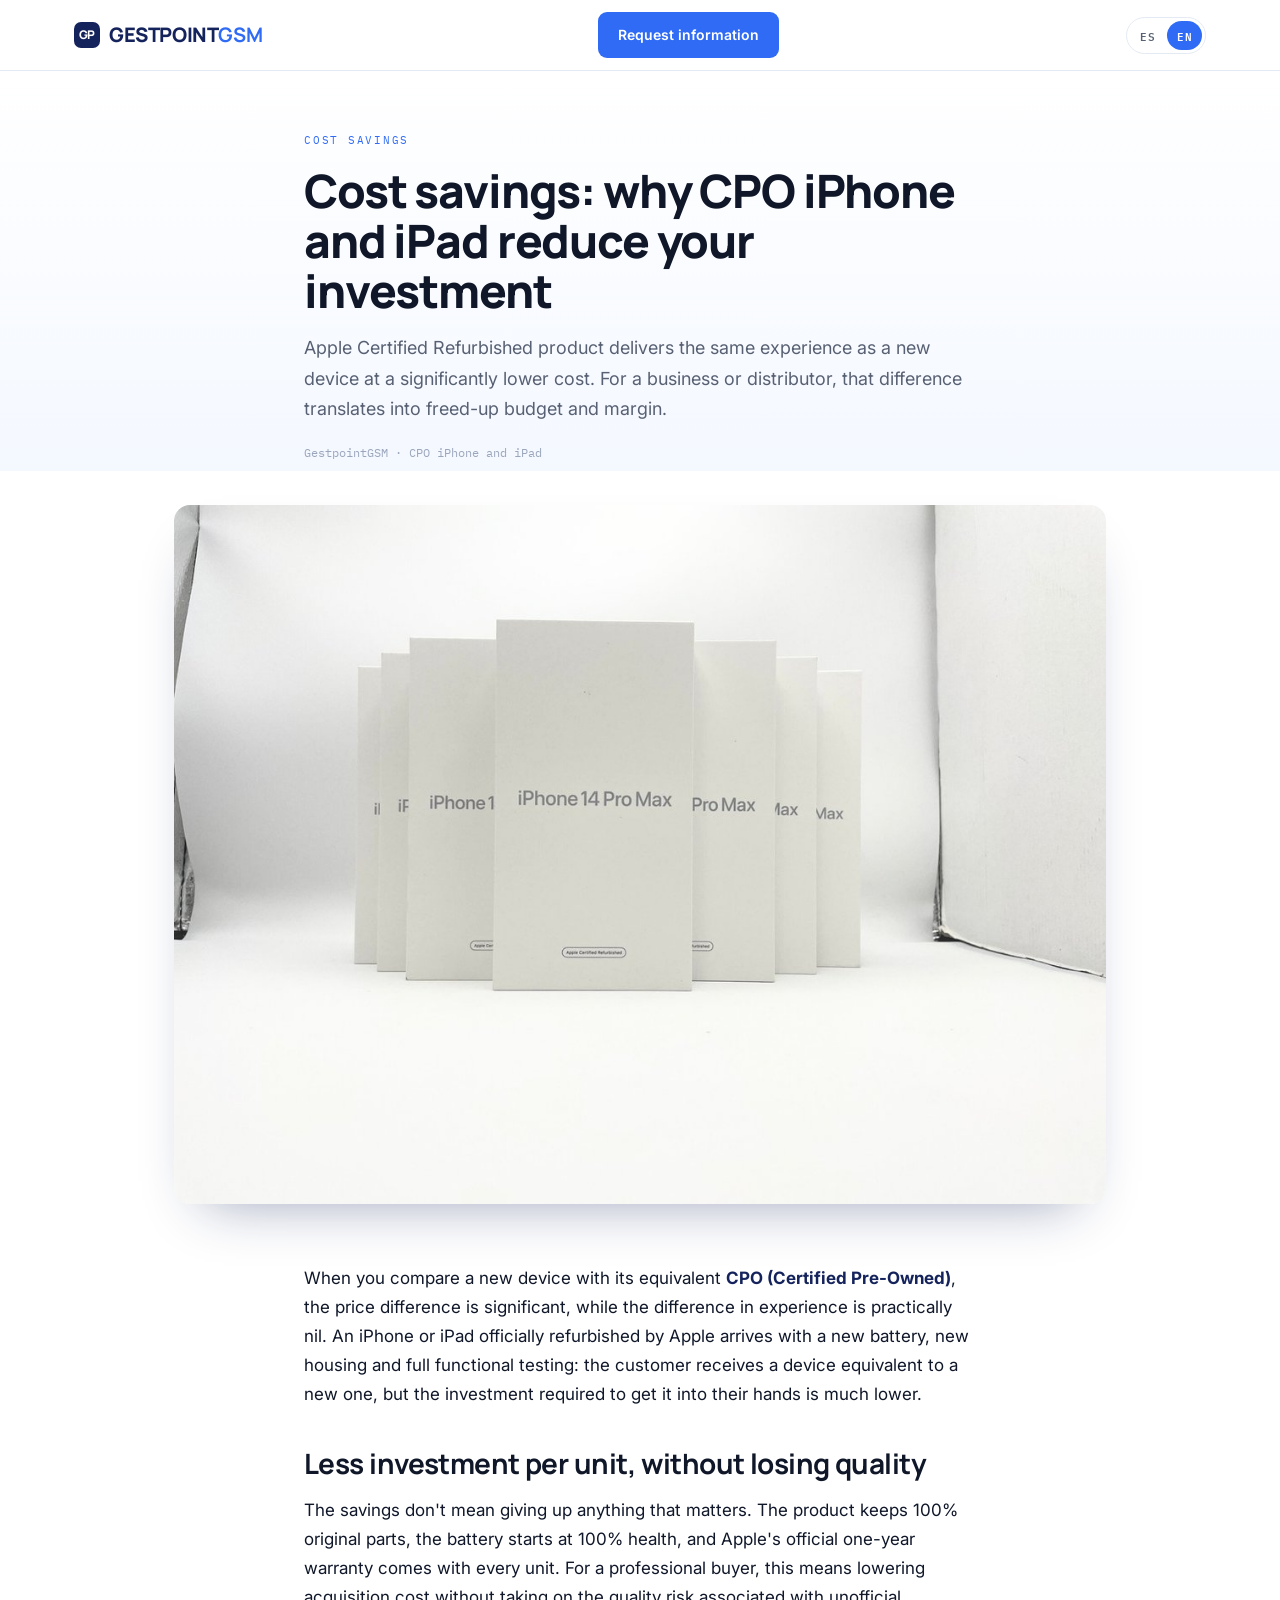
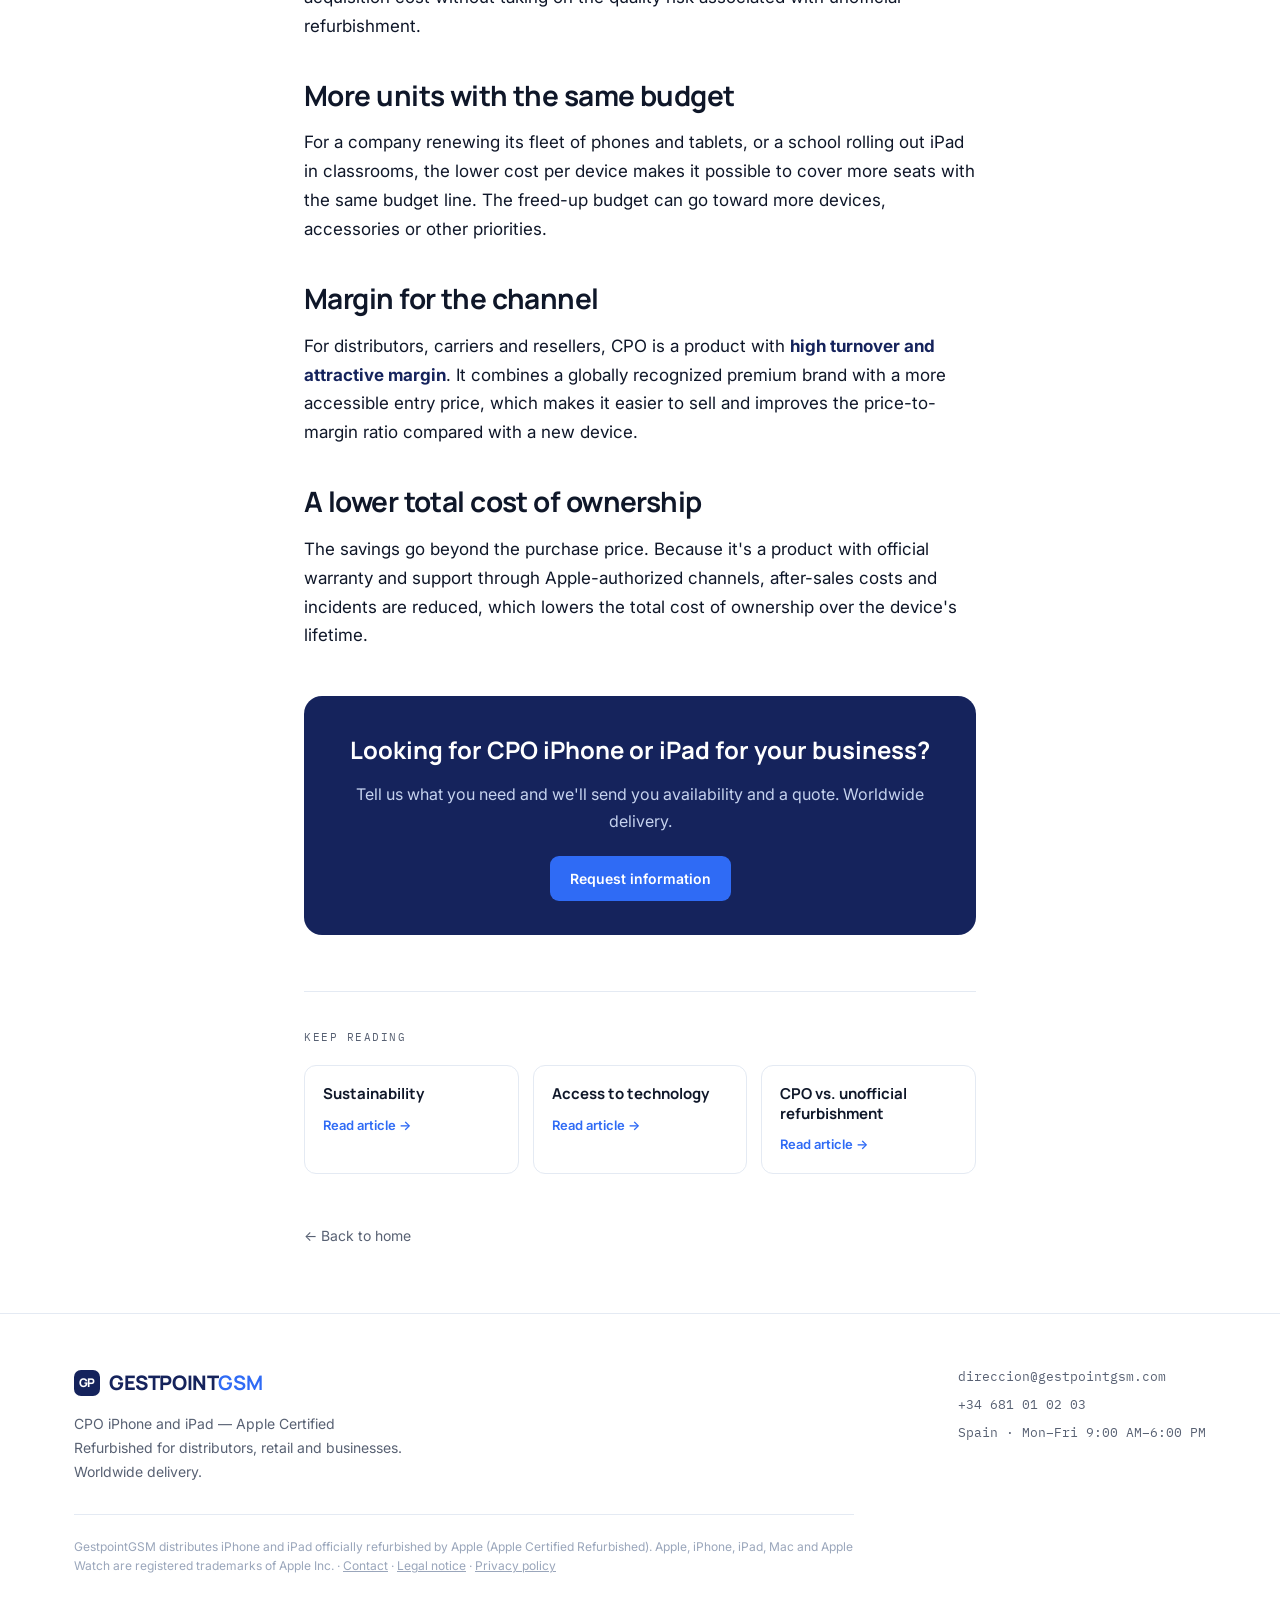
<file: ahorro-de-costes-iphone-ipad-cpo.html>
<!DOCTYPE html>
<html lang="es">
<head>
<meta charset="utf-8"/>
<meta content="width=device-width, initial-scale=1.0" name="viewport"/>
<title data-i18n="ahorro-de-costes-iphone-ipad-cpo.t1">Ahorro de costes con iPhone e iPad CPO | GestpointGSM</title>
<link href="/favicon.png" rel="icon" type="image/png"/>
<meta content="Cómo los dispositivos Apple CPO reducen la inversión en tecnología para empresas y distribuidores, manteniendo calidad y garantía oficial." data-i18n-attr="content:ahorro-de-costes-iphone-ipad-cpo.t2" name="description"/>
<link href="https://www.gestpointgsm.com/ahorro-de-costes-iphone-ipad-cpo.html" rel="canonical"/>
<meta content="article" property="og:type"/>
<meta content="Ahorro de costes con iPhone e iPad CPO | GestpointGSM" data-i18n-attr="content:ahorro-de-costes-iphone-ipad-cpo.t3" property="og:title"/>
<meta content="Cómo los dispositivos Apple CPO reducen la inversión en tecnología para empresas y distribuidores, manteniendo calidad y garantía oficial." data-i18n-attr="content:ahorro-de-costes-iphone-ipad-cpo.t4" property="og:description"/>
<meta content="https://www.gestpointgsm.com/ahorro-de-costes-iphone-ipad-cpo.html" property="og:url"/>
<meta content="summary_large_image" name="twitter:card"/>
<link href="https://fonts.googleapis.com" rel="preconnect"/><link crossorigin="" href="https://fonts.gstatic.com" rel="preconnect"/><link href="https://fonts.googleapis.com/css2?family=Manrope:wght@500;600;700;800&amp;family=Inter:wght@400;500;600&amp;family=IBM+Plex+Mono:wght@400;500;600&amp;display=swap" rel="stylesheet"/>
<script type="application/ld+json">{"@context":"https://schema.org","@type":"Article","headline":"Ahorro de costes: por qué el iPhone e iPad CPO reducen tu inversión","description":"Cómo los dispositivos Apple CPO reducen la inversión en tecnología para empresas y distribuidores, manteniendo calidad y garantía oficial.","image":"https://www.gestpointgsm.com/img/ahorro-de-costes-iphone-ipad-cpo.jpg","author":{"@type":"Organization","name":"GestpointGSM"},"publisher":{"@type":"Organization","name":"GestpointGSM"},"mainEntityOfPage":"https://www.gestpointgsm.com/ahorro-de-costes-iphone-ipad-cpo.html"}</script>
<style>
*{box-sizing:border-box;margin:0;padding:0}
:root{--brand:#2F6BF5;--brand-deep:#15235C;--brand-tint:#EAF1FF;--ink:#0F1729;--ink-soft:#586173;--hairline:#E4EAF3;
--display:"Manrope",system-ui,sans-serif;--body:"Inter",system-ui,sans-serif;--mono:"IBM Plex Mono",ui-monospace,monospace;}
html{scroll-behavior:smooth}
body{font-family:var(--body);color:var(--ink);line-height:1.7;background:#fff;-webkit-font-smoothing:antialiased}
a{color:var(--brand);text-decoration:none}
img{max-width:100%;display:block}
.wrap{max-width:1180px;margin:0 auto;padding:0 24px}
.read{max-width:720px;margin:0 auto;padding:0 24px}
.logo{font-family:var(--display);font-weight:800;font-size:20px;letter-spacing:-.02em;color:var(--brand-deep);display:inline-flex;align-items:center}
.logo b{color:var(--brand)}
.logo .gp{width:26px;height:26px;border-radius:7px;background:var(--brand-deep);color:#fff;display:grid;place-items:center;font-size:12px;margin-right:9px;font-weight:800}
header{position:sticky;top:0;z-index:50;background:rgba(255,255,255,.86);backdrop-filter:blur(14px);border-bottom:1px solid var(--hairline)}
.nav{display:flex;align-items:center;justify-content:space-between;height:70px;gap:16px}
.btn{font-family:var(--body);font-weight:600;font-size:14px;padding:11px 20px;border-radius:9px;cursor:pointer;display:inline-flex;align-items:center;gap:8px;background:var(--brand);color:#fff;transition:background .2s,transform .15s}
.btn:hover{background:#225fe0;transform:translateY(-1px)}
.back{font-size:14px;color:var(--ink-soft)}
.back:hover{color:var(--brand)}
.hero{background:linear-gradient(180deg,#fff,#F4F8FF);padding:54px 0 8px}
.eyebrow{font-family:var(--mono);font-size:11px;letter-spacing:.16em;text-transform:uppercase;color:var(--brand)}
h1{font-family:var(--display);font-weight:800;font-size:clamp(30px,4.6vw,46px);line-height:1.08;letter-spacing:-.025em;margin:14px 0 0}
.dek{font-size:18px;color:var(--ink-soft);margin-top:18px}
.meta{font-family:var(--mono);font-size:12px;color:#9aa6bb;margin-top:18px}
.feat{margin:34px auto 0;max-width:980px;padding:0 24px}
.feat img{border-radius:16px;box-shadow:0 26px 54px -30px rgba(21,35,92,.45)}
article{padding:44px 0 8px}
article h2{font-family:var(--display);font-weight:700;font-size:clamp(22px,3vw,28px);letter-spacing:-.02em;margin:38px 0 4px;line-height:1.2}
article p{margin-top:16px;font-size:17px}
article ul{margin:16px 0 0;padding-left:0;list-style:none;display:grid;gap:12px}
article ul li{position:relative;padding-left:28px;font-size:16.5px}
article ul li::before{content:"✓";position:absolute;left:0;color:var(--brand);font-weight:700}
article strong{color:var(--brand-deep)}
.cta{margin:46px auto 0;background:var(--brand-deep);color:#fff;border-radius:18px;padding:34px 36px;text-align:center}
.cta h3{font-family:var(--display);font-weight:700;font-size:24px}
.cta p{color:#c5d2ee;margin-top:10px;font-size:16px}
.cta .btn{margin-top:20px}
.more{border-top:1px solid var(--hairline);margin-top:56px;padding-top:36px}
.more .lbl{font-family:var(--mono);font-size:11px;letter-spacing:.14em;text-transform:uppercase;color:var(--ink-soft)}
.more-grid{display:grid;grid-template-columns:repeat(3,1fr);gap:14px;margin-top:18px}
@media(max-width:720px){.more-grid{grid-template-columns:1fr}}
.more-card{border:1px solid var(--hairline);border-radius:12px;padding:18px;color:inherit;transition:border-color .2s,transform .2s}
.more-card:hover{border-color:var(--brand);transform:translateY(-2px)}
.more-card .t{font-family:var(--display);font-weight:700;font-size:15px;color:var(--ink);line-height:1.3}
.more-card .m{color:var(--brand);font-size:13px;font-weight:600;margin-top:10px}
footer{padding:52px 0 40px;border-top:1px solid var(--hairline);margin-top:64px}
.foot-top{display:flex;justify-content:space-between;flex-wrap:wrap;gap:24px;align-items:flex-start}
.foot-contact{font-family:var(--mono);font-size:13px;color:var(--ink-soft);display:grid;gap:6px}
.foot-contact a{color:var(--ink-soft)}.foot-contact a:hover{color:var(--brand)}
.legal{margin-top:30px;padding-top:22px;border-top:1px solid var(--hairline);font-size:12px;color:#9aa6bb;max-width:65em;line-height:1.65}
.legal a{color:#9aa6bb;text-decoration:underline}
</style>
<link rel="stylesheet" href="assets/css/lang-switch.css">
</head>
<body>
<header><div class="wrap nav">
<a class="logo" href="index.html"><span class="gp"><span data-i18n="ahorro-de-costes-iphone-ipad-cpo.t6">GP</span></span><span data-i18n="ahorro-de-costes-iphone-ipad-cpo.t7">GESTPOINT</span><b><span data-i18n="ahorro-de-costes-iphone-ipad-cpo.t8">GSM</span></b></a>
<a class="btn" href="index.html#contacto"><span data-i18n="ahorro-de-costes-iphone-ipad-cpo.t9">Solicitar información</span></a>
<div class="lang-switch" id="lang-switch" role="group" aria-label="Language"></div>
</div></header>
<div class="hero"><div class="read">
<span class="eyebrow"><span data-i18n="ahorro-de-costes-iphone-ipad-cpo.t10">Ahorro de costes</span></span>
<h1><span data-i18n="ahorro-de-costes-iphone-ipad-cpo.t11">Ahorro de costes: por qué el iPhone e iPad CPO reducen tu inversión</span></h1>
<p class="dek"><span data-i18n="ahorro-de-costes-iphone-ipad-cpo.t12">El producto Apple Certified Refurbished ofrece la misma experiencia que un equipo nuevo a un coste sensiblemente menor. Para una empresa o un distribuidor, esa diferencia se traduce en presupuesto liberado y en margen.</span></p>
<div class="meta"><span data-i18n="ahorro-de-costes-iphone-ipad-cpo.t13">GestpointGSM · iPhone e iPad CPO</span></div>
</div></div>
<div class="feat"><img alt="Cajas selladas de iPhone CPO listas para distribución" data-i18n-attr="alt:ahorro-de-costes-iphone-ipad-cpo.t51" src="[data-uri]"/></div>
<div class="read">
<article>
<p><span data-i18n="ahorro-de-costes-iphone-ipad-cpo.t14">Cuando se compara un dispositivo nuevo con su equivalente</span> <strong><span data-i18n="ahorro-de-costes-iphone-ipad-cpo.t15">CPO (Certified Pre-Owned)</span></strong><span data-i18n="ahorro-de-costes-iphone-ipad-cpo.t16">, la diferencia de precio es notable, mientras que la diferencia de experiencia es prácticamente nula. El iPhone o iPad reacondicionado oficialmente por Apple llega con batería nueva, carcasa nueva y pruebas funcionales completas: el cliente recibe un equipo equivalente a uno nuevo, pero la inversión necesaria para ponerlo en sus manos es mucho menor.</span></p>
<h2><span data-i18n="ahorro-de-costes-iphone-ipad-cpo.t17">Menos inversión por unidad, sin perder calidad</span></h2>
<p><span data-i18n="ahorro-de-costes-iphone-ipad-cpo.t18">El ahorro no implica renunciar a nada relevante. El producto mantiene piezas 100% originales, la batería arranca al 100% de salud y la garantía oficial de Apple de un año acompaña a cada unidad. Para el comprador profesional, esto significa reducir el coste de adquisición sin asumir el riesgo de calidad asociado al reacondicionado no oficial.</span></p>
<h2><span data-i18n="ahorro-de-costes-iphone-ipad-cpo.t19">Más unidades con el mismo presupuesto</span></h2>
<p><span data-i18n="ahorro-de-costes-iphone-ipad-cpo.t20">Para una empresa que renueva su parque de móviles y tablets, o para un centro educativo que despliega iPad en las aulas, el menor coste por equipo permite cubrir más puestos con la misma partida. El presupuesto liberado puede destinarse a más dispositivos, a accesorios o a otras prioridades.</span></p>
<h2><span data-i18n="ahorro-de-costes-iphone-ipad-cpo.t21">Margen para el canal</span></h2>
<p><span data-i18n="ahorro-de-costes-iphone-ipad-cpo.t22">Para distribuidores, operadores y revendedores, el CPO es un producto de</span> <strong><span data-i18n="ahorro-de-costes-iphone-ipad-cpo.t23">alta rotación y margen atractivo</span></strong><span data-i18n="ahorro-de-costes-iphone-ipad-cpo.t24">. Combina una marca premium globalmente reconocida con un precio de entrada más accesible, lo que facilita la venta y mejora la relación entre precio y margen comercial frente a un terminal nuevo.</span></p>
<h2><span data-i18n="ahorro-de-costes-iphone-ipad-cpo.t25">Un coste total de propiedad más bajo</span></h2>
<p><span data-i18n="ahorro-de-costes-iphone-ipad-cpo.t26">El ahorro va más allá del precio de compra. Al tratarse de producto con garantía oficial y soporte por canales autorizados de Apple, se reducen los costes de postventa y las incidencias, lo que rebaja el coste total de propiedad a lo largo de la vida del dispositivo.</span></p>
<div class="cta">
<h3><span data-i18n="ahorro-de-costes-iphone-ipad-cpo.t27">¿Buscas iPhone o iPad CPO para tu negocio?</span></h3>
<p><span data-i18n="ahorro-de-costes-iphone-ipad-cpo.t28">Cuéntanos qué necesitas y te enviamos disponibilidad y presupuesto. Entrega en todo el mundo.</span></p>
<a class="btn" href="index.html#contacto"><span data-i18n="ahorro-de-costes-iphone-ipad-cpo.t29">Solicitar información</span></a>
</div>
<div class="more">
<div class="lbl"><span data-i18n="ahorro-de-costes-iphone-ipad-cpo.t30">Sigue leyendo</span></div>
<div class="more-grid"><a class="more-card" href="cpo-sostenibilidad-medio-ambiente.html"><div class="t"><span data-i18n="ahorro-de-costes-iphone-ipad-cpo.t31">Sostenibilidad</span></div><div class="m"><span data-i18n="ahorro-de-costes-iphone-ipad-cpo.t32">Leer artículo →</span></div></a><a class="more-card" href="cpo-acceso-tecnologia.html"><div class="t"><span data-i18n="ahorro-de-costes-iphone-ipad-cpo.t33">Acceso a la tecnología</span></div><div class="m"><span data-i18n="ahorro-de-costes-iphone-ipad-cpo.t34">Leer artículo →</span></div></a><a class="more-card" href="cpo-vs-reacondicionado-no-oficial.html"><div class="t"><span data-i18n="ahorro-de-costes-iphone-ipad-cpo.t35">CPO frente al reacondicionado no oficial</span></div><div class="m"><span data-i18n="ahorro-de-costes-iphone-ipad-cpo.t36">Leer artículo →</span></div></a></div>
</div>
</article>
<p style="margin-top:40px"><a class="back" href="index.html"><span data-i18n="ahorro-de-costes-iphone-ipad-cpo.t37">← Volver al inicio</span></a></p>
</div>
<footer><div class="wrap">
<div class="foot-top">
<div>
<span class="logo"><span class="gp"><span data-i18n="ahorro-de-costes-iphone-ipad-cpo.t38">GP</span></span><span data-i18n="ahorro-de-costes-iphone-ipad-cpo.t39">GESTPOINT</span><b><span data-i18n="ahorro-de-costes-iphone-ipad-cpo.t40">GSM</span></b></span>
<p style="color:var(--ink-soft);font-size:14px;margin-top:12px;max-width:24em"><span data-i18n="ahorro-de-costes-iphone-ipad-cpo.t41">iPhone e iPad CPO — Apple Certified Refurbished para distribuidores, retail y empresas. Entrega en todo el mundo.</span></p>
</div>
<div class="foot-contact">
<a href="mailto:direccion@gestpointgsm.com"><span data-i18n="ahorro-de-costes-iphone-ipad-cpo.t42">direccion@gestpointgsm.com</span></a>
<a href="tel:+34681010203"><span data-i18n="ahorro-de-costes-iphone-ipad-cpo.t43">+34 681 01 02 03</span></a>
<span><span data-i18n="ahorro-de-costes-iphone-ipad-cpo.t44">España · L–V 9:00–18:00</span></span>
</div>
</div>
<p class="legal"><span data-i18n="ahorro-de-costes-iphone-ipad-cpo.t45">GestpointGSM distribuye iPhone e iPad reacondicionados oficialmente por Apple (Apple Certified Refurbished). Apple, iPhone, iPad, Mac y Apple Watch son marcas registradas de Apple Inc. ·</span> <a href="index.html#contacto"><span data-i18n="ahorro-de-costes-iphone-ipad-cpo.t46">Contacto</span></a> <span data-i18n="ahorro-de-costes-iphone-ipad-cpo.t47">·</span> <a href="#"><span data-i18n="ahorro-de-costes-iphone-ipad-cpo.t48">Aviso legal</span></a> <span data-i18n="ahorro-de-costes-iphone-ipad-cpo.t49">·</span> <a href="#"><span data-i18n="ahorro-de-costes-iphone-ipad-cpo.t50">Política de privacidad</span></a></p>
</div></footer>
<script src="assets/js/i18n.js"></script>
</body>
</html>
</file>
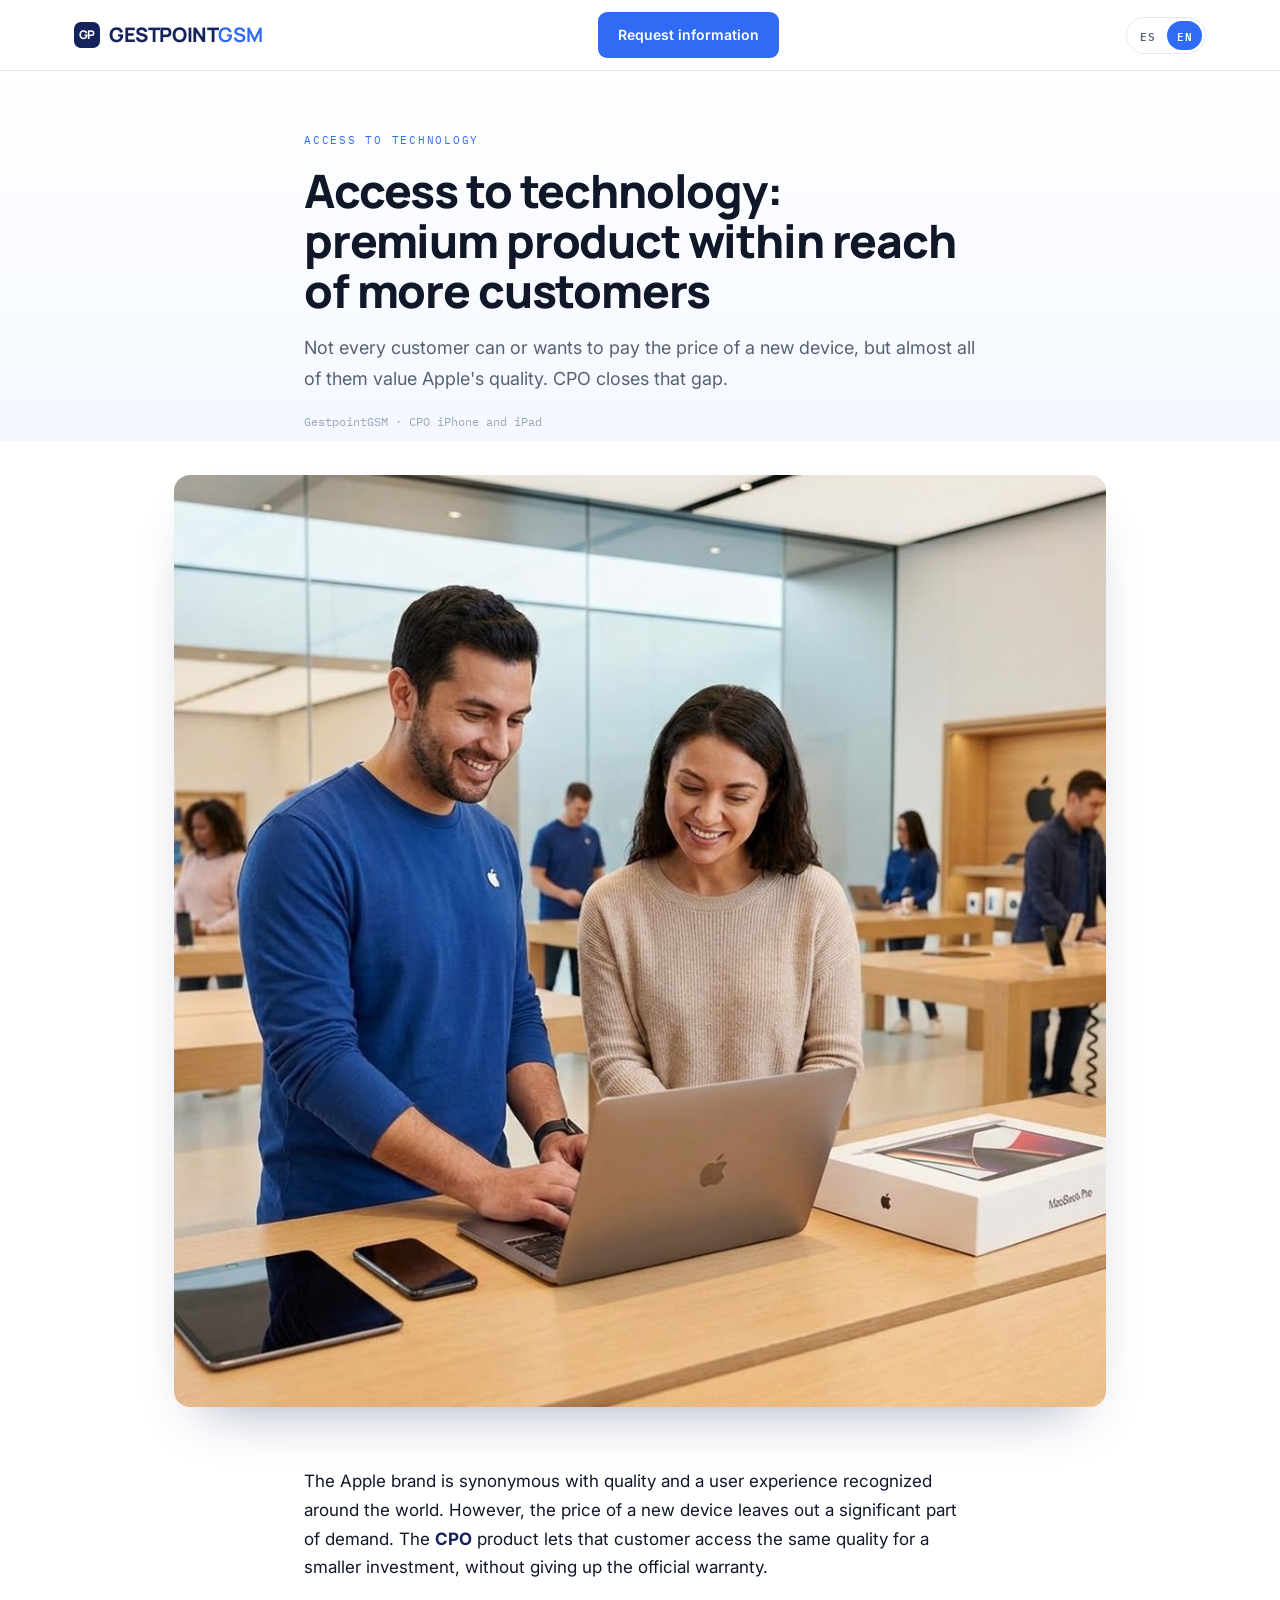
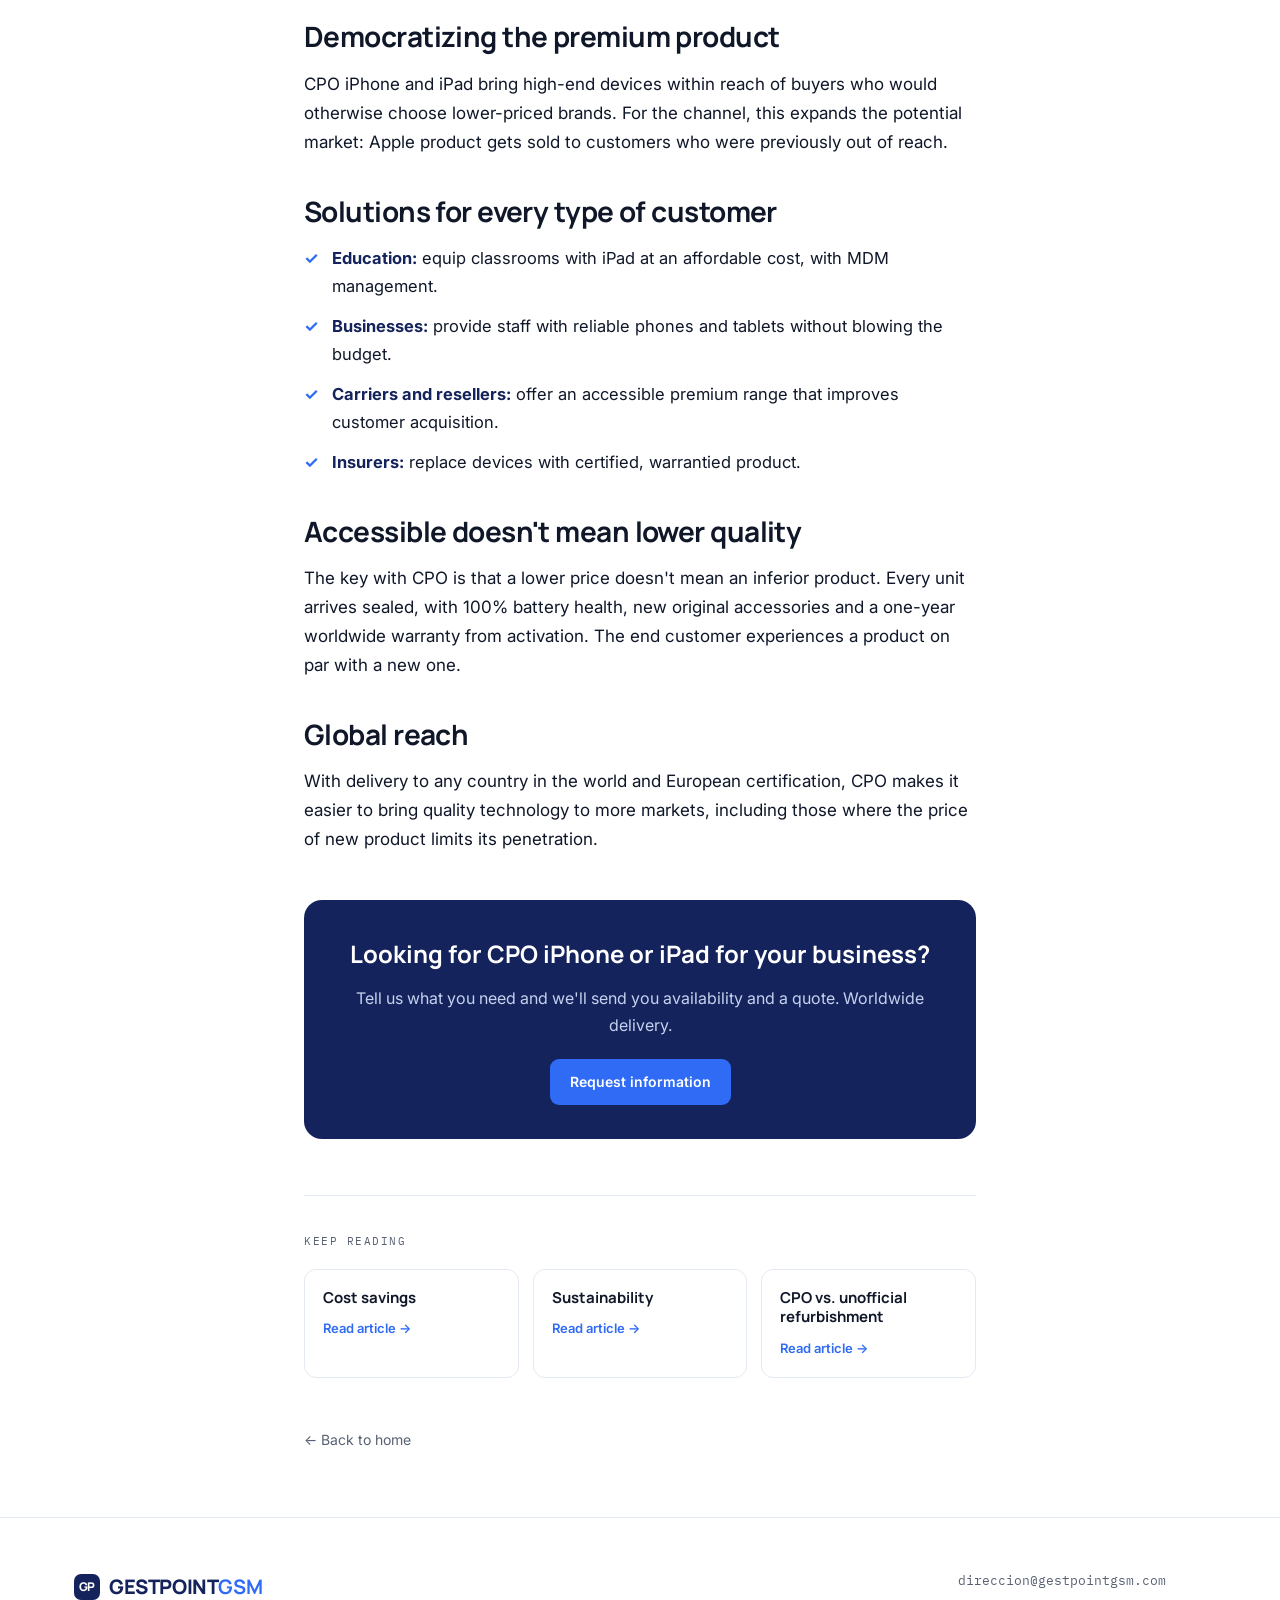
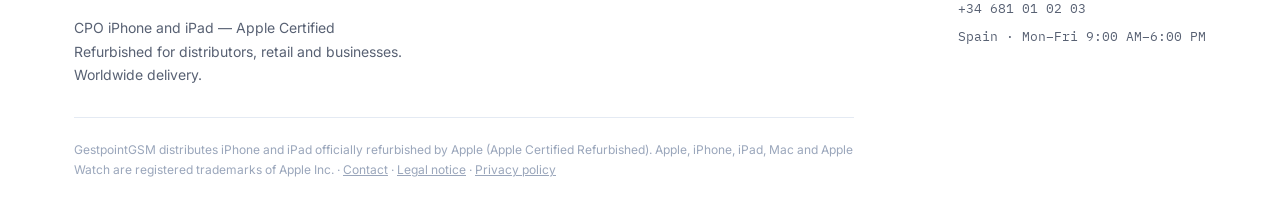
<file: cpo-acceso-tecnologia.html>
<!DOCTYPE html>
<html lang="es">
<head>
<meta charset="utf-8"/>
<meta content="width=device-width, initial-scale=1.0" name="viewport"/>
<title data-i18n="cpo-acceso-tecnologia.t1">Tecnología Apple para todos: el papel del CPO | GestpointGSM</title>
<link href="/favicon.png" rel="icon" type="image/png"/>
<meta content="El iPhone e iPad CPO acercan producto premium de Apple a más clientes y mercados, con garantía oficial y a un precio más accesible." data-i18n-attr="content:cpo-acceso-tecnologia.t2" name="description"/>
<link href="https://www.gestpointgsm.com/cpo-acceso-tecnologia.html" rel="canonical"/>
<meta content="article" property="og:type"/>
<meta content="Tecnología Apple para todos: el papel del CPO | GestpointGSM" data-i18n-attr="content:cpo-acceso-tecnologia.t3" property="og:title"/>
<meta content="El iPhone e iPad CPO acercan producto premium de Apple a más clientes y mercados, con garantía oficial y a un precio más accesible." data-i18n-attr="content:cpo-acceso-tecnologia.t4" property="og:description"/>
<meta content="https://www.gestpointgsm.com/cpo-acceso-tecnologia.html" property="og:url"/>
<meta content="summary_large_image" name="twitter:card"/>
<link href="https://fonts.googleapis.com" rel="preconnect"/><link crossorigin="" href="https://fonts.gstatic.com" rel="preconnect"/><link href="https://fonts.googleapis.com/css2?family=Manrope:wght@500;600;700;800&amp;family=Inter:wght@400;500;600&amp;family=IBM+Plex+Mono:wght@400;500;600&amp;display=swap" rel="stylesheet"/>
<script type="application/ld+json">{"@context":"https://schema.org","@type":"Article","headline":"Acceso a la tecnología: producto premium al alcance de más clientes","description":"El iPhone e iPad CPO acercan producto premium de Apple a más clientes y mercados, con garantía oficial y a un precio más accesible.","image":"https://www.gestpointgsm.com/img/cpo-acceso-tecnologia.jpg","author":{"@type":"Organization","name":"GestpointGSM"},"publisher":{"@type":"Organization","name":"GestpointGSM"},"mainEntityOfPage":"https://www.gestpointgsm.com/cpo-acceso-tecnologia.html"}</script>
<style>
*{box-sizing:border-box;margin:0;padding:0}
:root{--brand:#2F6BF5;--brand-deep:#15235C;--brand-tint:#EAF1FF;--ink:#0F1729;--ink-soft:#586173;--hairline:#E4EAF3;
--display:"Manrope",system-ui,sans-serif;--body:"Inter",system-ui,sans-serif;--mono:"IBM Plex Mono",ui-monospace,monospace;}
html{scroll-behavior:smooth}
body{font-family:var(--body);color:var(--ink);line-height:1.7;background:#fff;-webkit-font-smoothing:antialiased}
a{color:var(--brand);text-decoration:none}
img{max-width:100%;display:block}
.wrap{max-width:1180px;margin:0 auto;padding:0 24px}
.read{max-width:720px;margin:0 auto;padding:0 24px}
.logo{font-family:var(--display);font-weight:800;font-size:20px;letter-spacing:-.02em;color:var(--brand-deep);display:inline-flex;align-items:center}
.logo b{color:var(--brand)}
.logo .gp{width:26px;height:26px;border-radius:7px;background:var(--brand-deep);color:#fff;display:grid;place-items:center;font-size:12px;margin-right:9px;font-weight:800}
header{position:sticky;top:0;z-index:50;background:rgba(255,255,255,.86);backdrop-filter:blur(14px);border-bottom:1px solid var(--hairline)}
.nav{display:flex;align-items:center;justify-content:space-between;height:70px;gap:16px}
.btn{font-family:var(--body);font-weight:600;font-size:14px;padding:11px 20px;border-radius:9px;cursor:pointer;display:inline-flex;align-items:center;gap:8px;background:var(--brand);color:#fff;transition:background .2s,transform .15s}
.btn:hover{background:#225fe0;transform:translateY(-1px)}
.back{font-size:14px;color:var(--ink-soft)}
.back:hover{color:var(--brand)}
.hero{background:linear-gradient(180deg,#fff,#F4F8FF);padding:54px 0 8px}
.eyebrow{font-family:var(--mono);font-size:11px;letter-spacing:.16em;text-transform:uppercase;color:var(--brand)}
h1{font-family:var(--display);font-weight:800;font-size:clamp(30px,4.6vw,46px);line-height:1.08;letter-spacing:-.025em;margin:14px 0 0}
.dek{font-size:18px;color:var(--ink-soft);margin-top:18px}
.meta{font-family:var(--mono);font-size:12px;color:#9aa6bb;margin-top:18px}
.feat{margin:34px auto 0;max-width:980px;padding:0 24px}
.feat img{border-radius:16px;box-shadow:0 26px 54px -30px rgba(21,35,92,.45)}
article{padding:44px 0 8px}
article h2{font-family:var(--display);font-weight:700;font-size:clamp(22px,3vw,28px);letter-spacing:-.02em;margin:38px 0 4px;line-height:1.2}
article p{margin-top:16px;font-size:17px}
article ul{margin:16px 0 0;padding-left:0;list-style:none;display:grid;gap:12px}
article ul li{position:relative;padding-left:28px;font-size:16.5px}
article ul li::before{content:"✓";position:absolute;left:0;color:var(--brand);font-weight:700}
article strong{color:var(--brand-deep)}
.cta{margin:46px auto 0;background:var(--brand-deep);color:#fff;border-radius:18px;padding:34px 36px;text-align:center}
.cta h3{font-family:var(--display);font-weight:700;font-size:24px}
.cta p{color:#c5d2ee;margin-top:10px;font-size:16px}
.cta .btn{margin-top:20px}
.more{border-top:1px solid var(--hairline);margin-top:56px;padding-top:36px}
.more .lbl{font-family:var(--mono);font-size:11px;letter-spacing:.14em;text-transform:uppercase;color:var(--ink-soft)}
.more-grid{display:grid;grid-template-columns:repeat(3,1fr);gap:14px;margin-top:18px}
@media(max-width:720px){.more-grid{grid-template-columns:1fr}}
.more-card{border:1px solid var(--hairline);border-radius:12px;padding:18px;color:inherit;transition:border-color .2s,transform .2s}
.more-card:hover{border-color:var(--brand);transform:translateY(-2px)}
.more-card .t{font-family:var(--display);font-weight:700;font-size:15px;color:var(--ink);line-height:1.3}
.more-card .m{color:var(--brand);font-size:13px;font-weight:600;margin-top:10px}
footer{padding:52px 0 40px;border-top:1px solid var(--hairline);margin-top:64px}
.foot-top{display:flex;justify-content:space-between;flex-wrap:wrap;gap:24px;align-items:flex-start}
.foot-contact{font-family:var(--mono);font-size:13px;color:var(--ink-soft);display:grid;gap:6px}
.foot-contact a{color:var(--ink-soft)}.foot-contact a:hover{color:var(--brand)}
.legal{margin-top:30px;padding-top:22px;border-top:1px solid var(--hairline);font-size:12px;color:#9aa6bb;max-width:65em;line-height:1.65}
.legal a{color:#9aa6bb;text-decoration:underline}
</style>
<link rel="stylesheet" href="assets/css/lang-switch.css">
</head>
<body>
<header><div class="wrap nav">
<a class="logo" href="index.html"><span class="gp"><span data-i18n="cpo-acceso-tecnologia.t6">GP</span></span><span data-i18n="cpo-acceso-tecnologia.t7">GESTPOINT</span><b><span data-i18n="cpo-acceso-tecnologia.t8">GSM</span></b></a>
<a class="btn" href="index.html#contacto"><span data-i18n="cpo-acceso-tecnologia.t9">Solicitar información</span></a>
<div class="lang-switch" id="lang-switch" role="group" aria-label="Language"></div>
</div></header>
<div class="hero"><div class="read">
<span class="eyebrow"><span data-i18n="cpo-acceso-tecnologia.t10">Acceso a la tecnología</span></span>
<h1><span data-i18n="cpo-acceso-tecnologia.t11">Acceso a la tecnología: producto premium al alcance de más clientes</span></h1>
<p class="dek"><span data-i18n="cpo-acceso-tecnologia.t12">No todos los clientes pueden o quieren pagar el precio de un equipo nuevo, pero casi todos valoran la calidad de Apple. El CPO cierra esa brecha.</span></p>
<div class="meta"><span data-i18n="cpo-acceso-tecnologia.t13">GestpointGSM · iPhone e iPad CPO</span></div>
</div></div>
<div class="feat"><img alt="Cliente recibiendo asesoramiento sobre un dispositivo Apple" data-i18n-attr="alt:cpo-acceso-tecnologia.t56" src="[data-uri]"/></div>
<div class="read">
<article>
<p><span data-i18n="cpo-acceso-tecnologia.t14">La marca Apple es sinónimo de calidad y de una experiencia de uso reconocida en todo el mundo. Sin embargo, el precio de un equipo nuevo deja fuera a una parte importante de la demanda. El producto</span> <strong><span data-i18n="cpo-acceso-tecnologia.t15">CPO</span></strong> <span data-i18n="cpo-acceso-tecnologia.t16">permite que ese cliente acceda a la misma calidad por una inversión menor, sin renunciar a la garantía oficial.</span></p>
<h2><span data-i18n="cpo-acceso-tecnologia.t17">Democratizar el producto premium</span></h2>
<p><span data-i18n="cpo-acceso-tecnologia.t18">El iPhone e iPad CPO acercan dispositivos de gama alta a perfiles que, de otro modo, optarían por marcas de menor precio. Para el canal, esto amplía el mercado potencial: se vende producto Apple a clientes que antes quedaban fuera de su alcance.</span></p>
<h2><span data-i18n="cpo-acceso-tecnologia.t19">Soluciones para cada tipo de cliente</span></h2>
<ul>
<li><strong><span data-i18n="cpo-acceso-tecnologia.t20">Educación:</span></strong> <span data-i18n="cpo-acceso-tecnologia.t21">equipar aulas con iPad a un coste asumible, con gestión MDM.</span></li>
<li><strong><span data-i18n="cpo-acceso-tecnologia.t22">Empresas:</span></strong> <span data-i18n="cpo-acceso-tecnologia.t23">dotar a la plantilla de móviles y tablets fiables sin disparar el presupuesto.</span></li>
<li><strong><span data-i18n="cpo-acceso-tecnologia.t24">Operadores y revendedores:</span></strong> <span data-i18n="cpo-acceso-tecnologia.t25">ofrecer una gama premium accesible que mejora la captación.</span></li>
<li><strong><span data-i18n="cpo-acceso-tecnologia.t26">Aseguradoras:</span></strong> <span data-i18n="cpo-acceso-tecnologia.t27">reponer dispositivos con producto certificado y garantía.</span></li>
</ul>
<h2><span data-i18n="cpo-acceso-tecnologia.t28">Accesible no significa de menor calidad</span></h2>
<p><span data-i18n="cpo-acceso-tecnologia.t29">La clave del CPO es que el menor precio no implica un producto inferior. Cada unidad llega sellada, con batería al 100% de salud, accesorios originales nuevos y garantía mundial de un año desde la activación. El cliente final percibe un producto a la altura de uno nuevo.</span></p>
<h2><span data-i18n="cpo-acceso-tecnologia.t30">Alcance global</span></h2>
<p><span data-i18n="cpo-acceso-tecnologia.t31">Con entrega en cualquier país del mundo y homologación europea, el CPO facilita llevar tecnología de calidad a más mercados, incluidos aquellos donde el precio del producto nuevo limita su penetración.</span></p>
<div class="cta">
<h3><span data-i18n="cpo-acceso-tecnologia.t32">¿Buscas iPhone o iPad CPO para tu negocio?</span></h3>
<p><span data-i18n="cpo-acceso-tecnologia.t33">Cuéntanos qué necesitas y te enviamos disponibilidad y presupuesto. Entrega en todo el mundo.</span></p>
<a class="btn" href="index.html#contacto"><span data-i18n="cpo-acceso-tecnologia.t34">Solicitar información</span></a>
</div>
<div class="more">
<div class="lbl"><span data-i18n="cpo-acceso-tecnologia.t35">Sigue leyendo</span></div>
<div class="more-grid"><a class="more-card" href="ahorro-de-costes-iphone-ipad-cpo.html"><div class="t"><span data-i18n="cpo-acceso-tecnologia.t36">Ahorro de costes</span></div><div class="m"><span data-i18n="cpo-acceso-tecnologia.t37">Leer artículo →</span></div></a><a class="more-card" href="cpo-sostenibilidad-medio-ambiente.html"><div class="t"><span data-i18n="cpo-acceso-tecnologia.t38">Sostenibilidad</span></div><div class="m"><span data-i18n="cpo-acceso-tecnologia.t39">Leer artículo →</span></div></a><a class="more-card" href="cpo-vs-reacondicionado-no-oficial.html"><div class="t"><span data-i18n="cpo-acceso-tecnologia.t40">CPO frente al reacondicionado no oficial</span></div><div class="m"><span data-i18n="cpo-acceso-tecnologia.t41">Leer artículo →</span></div></a></div>
</div>
</article>
<p style="margin-top:40px"><a class="back" href="index.html"><span data-i18n="cpo-acceso-tecnologia.t42">← Volver al inicio</span></a></p>
</div>
<footer><div class="wrap">
<div class="foot-top">
<div>
<span class="logo"><span class="gp"><span data-i18n="cpo-acceso-tecnologia.t43">GP</span></span><span data-i18n="cpo-acceso-tecnologia.t44">GESTPOINT</span><b><span data-i18n="cpo-acceso-tecnologia.t45">GSM</span></b></span>
<p style="color:var(--ink-soft);font-size:14px;margin-top:12px;max-width:24em"><span data-i18n="cpo-acceso-tecnologia.t46">iPhone e iPad CPO — Apple Certified Refurbished para distribuidores, retail y empresas. Entrega en todo el mundo.</span></p>
</div>
<div class="foot-contact">
<a href="mailto:direccion@gestpointgsm.com"><span data-i18n="cpo-acceso-tecnologia.t47">direccion@gestpointgsm.com</span></a>
<a href="tel:+34681010203"><span data-i18n="cpo-acceso-tecnologia.t48">+34 681 01 02 03</span></a>
<span><span data-i18n="cpo-acceso-tecnologia.t49">España · L–V 9:00–18:00</span></span>
</div>
</div>
<p class="legal"><span data-i18n="cpo-acceso-tecnologia.t50">GestpointGSM distribuye iPhone e iPad reacondicionados oficialmente por Apple (Apple Certified Refurbished). Apple, iPhone, iPad, Mac y Apple Watch son marcas registradas de Apple Inc. ·</span> <a href="index.html#contacto"><span data-i18n="cpo-acceso-tecnologia.t51">Contacto</span></a> <span data-i18n="cpo-acceso-tecnologia.t52">·</span> <a href="#"><span data-i18n="cpo-acceso-tecnologia.t53">Aviso legal</span></a> <span data-i18n="cpo-acceso-tecnologia.t54">·</span> <a href="#"><span data-i18n="cpo-acceso-tecnologia.t55">Política de privacidad</span></a></p>
</div></footer>
<script src="assets/js/i18n.js"></script>
</body>
</html>
</file>
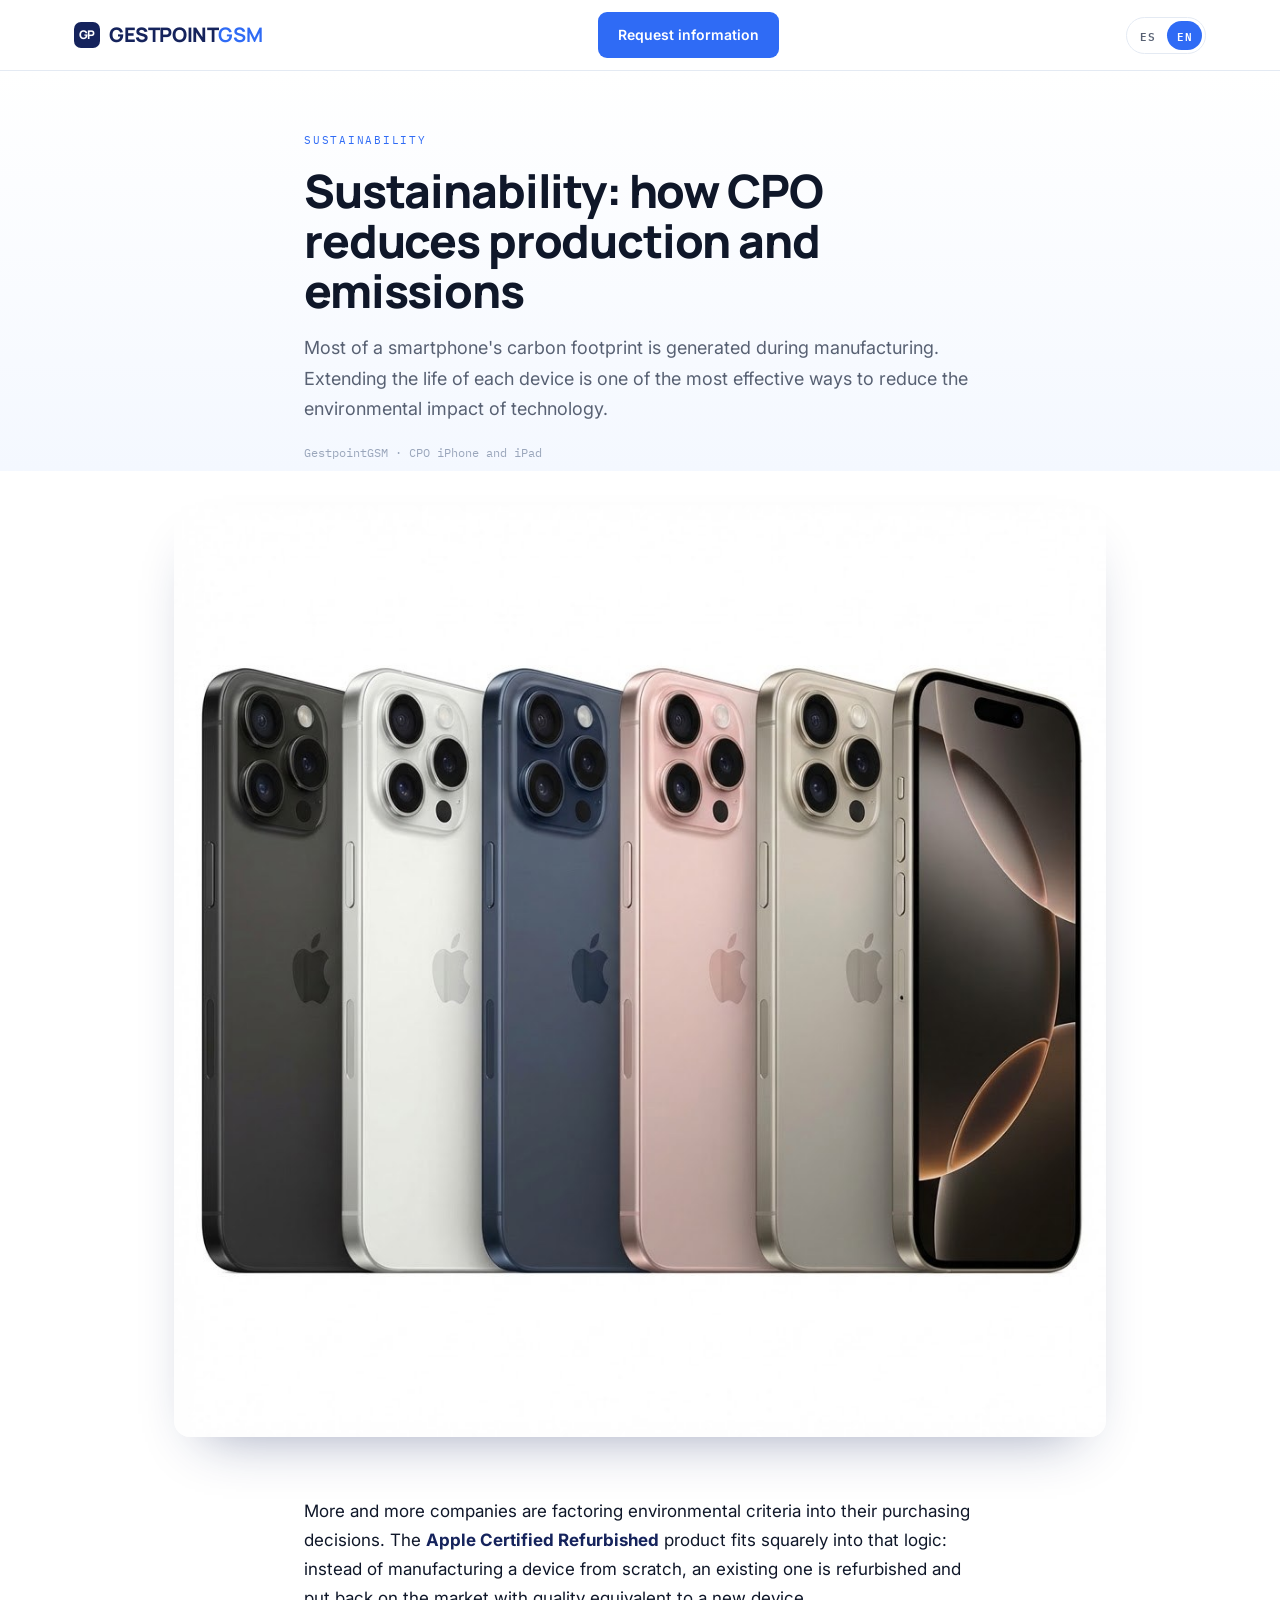
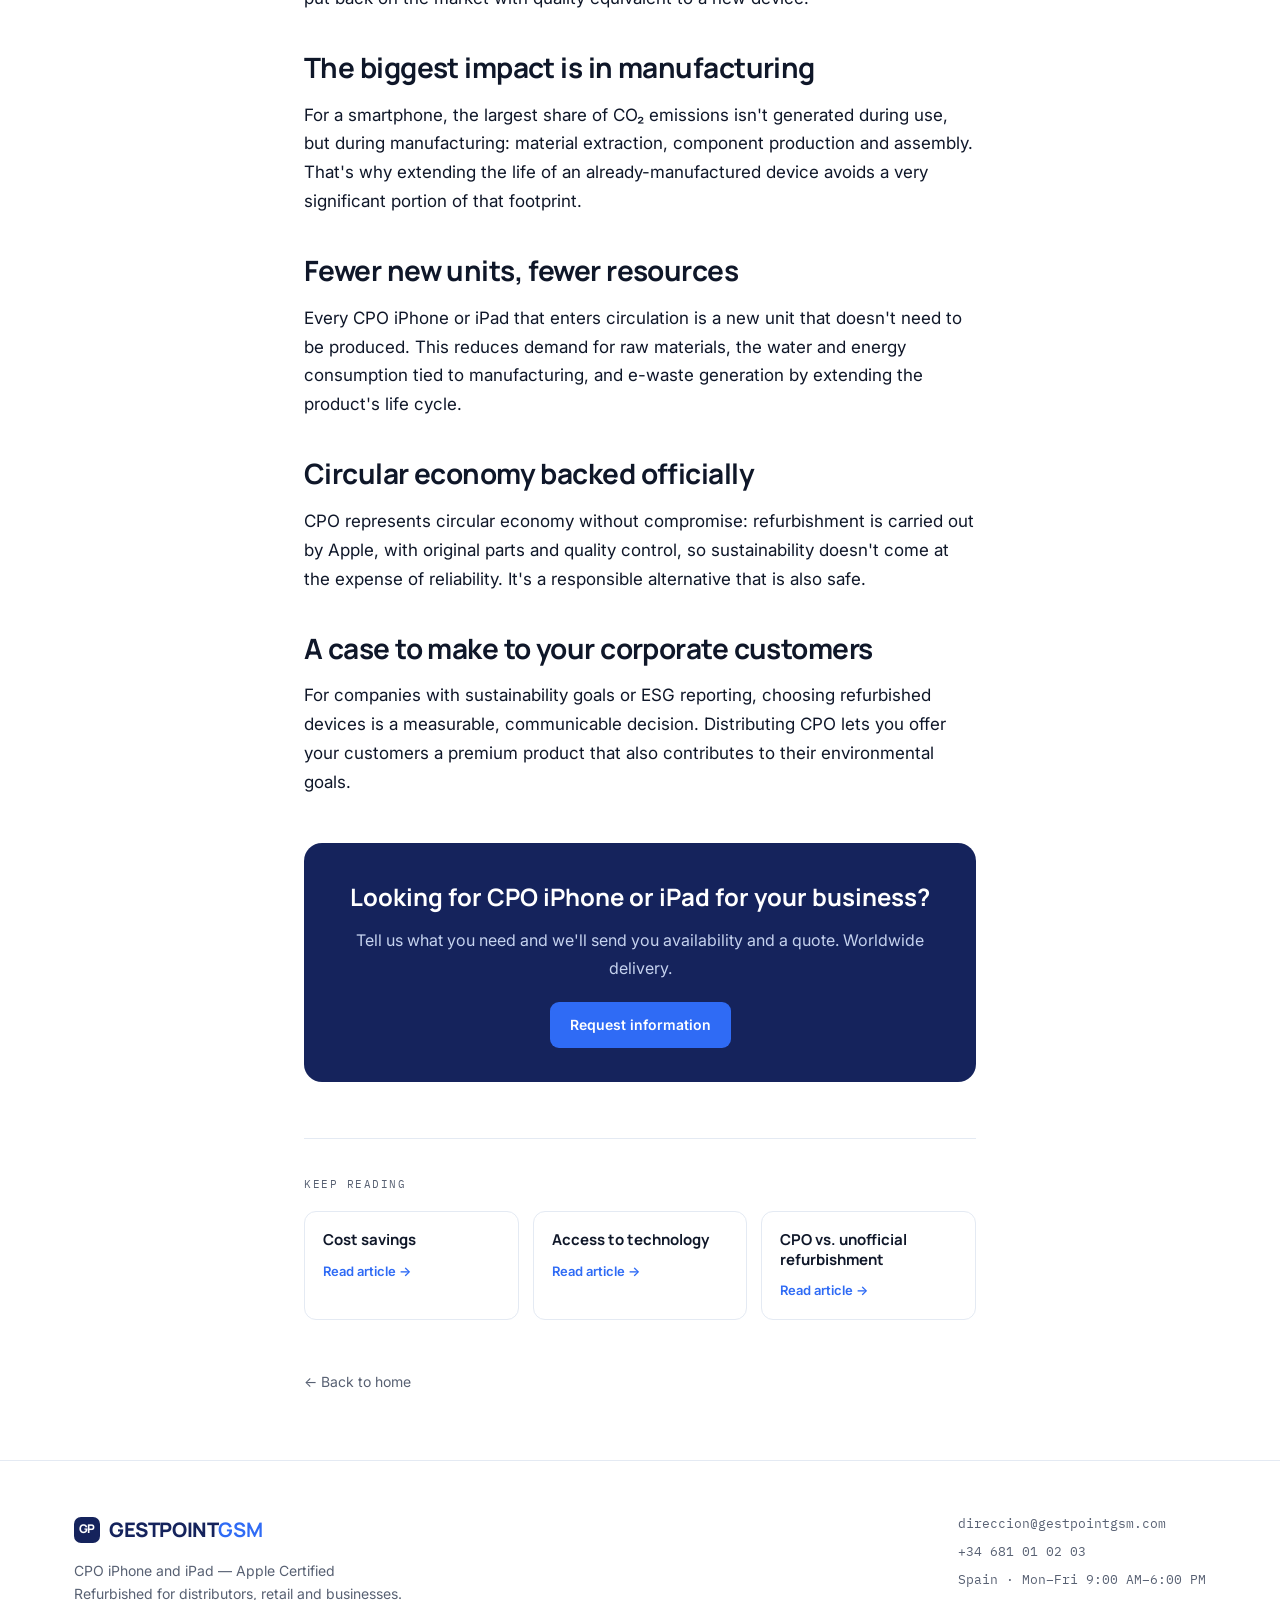
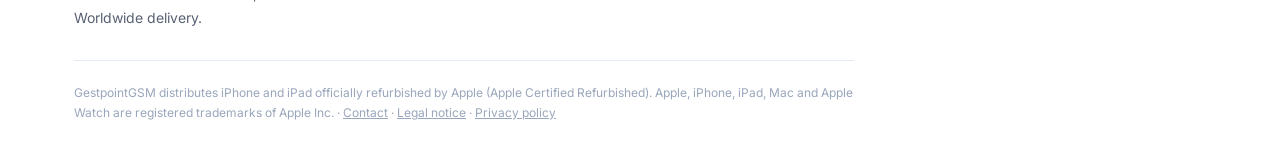
<file: cpo-sostenibilidad-medio-ambiente.html>
<!DOCTYPE html>
<html lang="es">
<head>
<meta charset="utf-8"/>
<meta content="width=device-width, initial-scale=1.0" name="viewport"/>
<title data-i18n="cpo-sostenibilidad-medio-ambiente.t1">iPhone e iPad CPO y medio ambiente: menos producción y emisiones | GestpointGSM</title>
<link href="/favicon.png" rel="icon" type="image/png"/>
<meta content="El producto Apple CPO alarga la vida útil de los dispositivos, evita fabricar unidades nuevas y reduce las emisiones asociadas a la producción." data-i18n-attr="content:cpo-sostenibilidad-medio-ambiente.t2" name="description"/>
<link href="https://www.gestpointgsm.com/cpo-sostenibilidad-medio-ambiente.html" rel="canonical"/>
<meta content="article" property="og:type"/>
<meta content="iPhone e iPad CPO y medio ambiente: menos producción y emisiones | GestpointGSM" data-i18n-attr="content:cpo-sostenibilidad-medio-ambiente.t3" property="og:title"/>
<meta content="El producto Apple CPO alarga la vida útil de los dispositivos, evita fabricar unidades nuevas y reduce las emisiones asociadas a la producción." data-i18n-attr="content:cpo-sostenibilidad-medio-ambiente.t4" property="og:description"/>
<meta content="https://www.gestpointgsm.com/cpo-sostenibilidad-medio-ambiente.html" property="og:url"/>
<meta content="summary_large_image" name="twitter:card"/>
<link href="https://fonts.googleapis.com" rel="preconnect"/><link crossorigin="" href="https://fonts.gstatic.com" rel="preconnect"/><link href="https://fonts.googleapis.com/css2?family=Manrope:wght@500;600;700;800&amp;family=Inter:wght@400;500;600&amp;family=IBM+Plex+Mono:wght@400;500;600&amp;display=swap" rel="stylesheet"/>
<script type="application/ld+json">{"@context":"https://schema.org","@type":"Article","headline":"Sostenibilidad: cómo el CPO reduce la producción y las emisiones","description":"El producto Apple CPO alarga la vida útil de los dispositivos, evita fabricar unidades nuevas y reduce las emisiones asociadas a la producción.","image":"https://www.gestpointgsm.com/img/cpo-sostenibilidad-medio-ambiente.jpg","author":{"@type":"Organization","name":"GestpointGSM"},"publisher":{"@type":"Organization","name":"GestpointGSM"},"mainEntityOfPage":"https://www.gestpointgsm.com/cpo-sostenibilidad-medio-ambiente.html"}</script>
<style>
*{box-sizing:border-box;margin:0;padding:0}
:root{--brand:#2F6BF5;--brand-deep:#15235C;--brand-tint:#EAF1FF;--ink:#0F1729;--ink-soft:#586173;--hairline:#E4EAF3;
--display:"Manrope",system-ui,sans-serif;--body:"Inter",system-ui,sans-serif;--mono:"IBM Plex Mono",ui-monospace,monospace;}
html{scroll-behavior:smooth}
body{font-family:var(--body);color:var(--ink);line-height:1.7;background:#fff;-webkit-font-smoothing:antialiased}
a{color:var(--brand);text-decoration:none}
img{max-width:100%;display:block}
.wrap{max-width:1180px;margin:0 auto;padding:0 24px}
.read{max-width:720px;margin:0 auto;padding:0 24px}
.logo{font-family:var(--display);font-weight:800;font-size:20px;letter-spacing:-.02em;color:var(--brand-deep);display:inline-flex;align-items:center}
.logo b{color:var(--brand)}
.logo .gp{width:26px;height:26px;border-radius:7px;background:var(--brand-deep);color:#fff;display:grid;place-items:center;font-size:12px;margin-right:9px;font-weight:800}
header{position:sticky;top:0;z-index:50;background:rgba(255,255,255,.86);backdrop-filter:blur(14px);border-bottom:1px solid var(--hairline)}
.nav{display:flex;align-items:center;justify-content:space-between;height:70px;gap:16px}
.btn{font-family:var(--body);font-weight:600;font-size:14px;padding:11px 20px;border-radius:9px;cursor:pointer;display:inline-flex;align-items:center;gap:8px;background:var(--brand);color:#fff;transition:background .2s,transform .15s}
.btn:hover{background:#225fe0;transform:translateY(-1px)}
.back{font-size:14px;color:var(--ink-soft)}
.back:hover{color:var(--brand)}
.hero{background:linear-gradient(180deg,#fff,#F4F8FF);padding:54px 0 8px}
.eyebrow{font-family:var(--mono);font-size:11px;letter-spacing:.16em;text-transform:uppercase;color:var(--brand)}
h1{font-family:var(--display);font-weight:800;font-size:clamp(30px,4.6vw,46px);line-height:1.08;letter-spacing:-.025em;margin:14px 0 0}
.dek{font-size:18px;color:var(--ink-soft);margin-top:18px}
.meta{font-family:var(--mono);font-size:12px;color:#9aa6bb;margin-top:18px}
.feat{margin:34px auto 0;max-width:980px;padding:0 24px}
.feat img{border-radius:16px;box-shadow:0 26px 54px -30px rgba(21,35,92,.45)}
article{padding:44px 0 8px}
article h2{font-family:var(--display);font-weight:700;font-size:clamp(22px,3vw,28px);letter-spacing:-.02em;margin:38px 0 4px;line-height:1.2}
article p{margin-top:16px;font-size:17px}
article ul{margin:16px 0 0;padding-left:0;list-style:none;display:grid;gap:12px}
article ul li{position:relative;padding-left:28px;font-size:16.5px}
article ul li::before{content:"✓";position:absolute;left:0;color:var(--brand);font-weight:700}
article strong{color:var(--brand-deep)}
.cta{margin:46px auto 0;background:var(--brand-deep);color:#fff;border-radius:18px;padding:34px 36px;text-align:center}
.cta h3{font-family:var(--display);font-weight:700;font-size:24px}
.cta p{color:#c5d2ee;margin-top:10px;font-size:16px}
.cta .btn{margin-top:20px}
.more{border-top:1px solid var(--hairline);margin-top:56px;padding-top:36px}
.more .lbl{font-family:var(--mono);font-size:11px;letter-spacing:.14em;text-transform:uppercase;color:var(--ink-soft)}
.more-grid{display:grid;grid-template-columns:repeat(3,1fr);gap:14px;margin-top:18px}
@media(max-width:720px){.more-grid{grid-template-columns:1fr}}
.more-card{border:1px solid var(--hairline);border-radius:12px;padding:18px;color:inherit;transition:border-color .2s,transform .2s}
.more-card:hover{border-color:var(--brand);transform:translateY(-2px)}
.more-card .t{font-family:var(--display);font-weight:700;font-size:15px;color:var(--ink);line-height:1.3}
.more-card .m{color:var(--brand);font-size:13px;font-weight:600;margin-top:10px}
footer{padding:52px 0 40px;border-top:1px solid var(--hairline);margin-top:64px}
.foot-top{display:flex;justify-content:space-between;flex-wrap:wrap;gap:24px;align-items:flex-start}
.foot-contact{font-family:var(--mono);font-size:13px;color:var(--ink-soft);display:grid;gap:6px}
.foot-contact a{color:var(--ink-soft)}.foot-contact a:hover{color:var(--brand)}
.legal{margin-top:30px;padding-top:22px;border-top:1px solid var(--hairline);font-size:12px;color:#9aa6bb;max-width:65em;line-height:1.65}
.legal a{color:#9aa6bb;text-decoration:underline}
</style>
<link rel="stylesheet" href="assets/css/lang-switch.css">
</head>
<body>
<header><div class="wrap nav">
<a class="logo" href="index.html"><span class="gp"><span data-i18n="cpo-sostenibilidad-medio-ambiente.t6">GP</span></span><span data-i18n="cpo-sostenibilidad-medio-ambiente.t7">GESTPOINT</span><b><span data-i18n="cpo-sostenibilidad-medio-ambiente.t8">GSM</span></b></a>
<a class="btn" href="index.html#contacto"><span data-i18n="cpo-sostenibilidad-medio-ambiente.t9">Solicitar información</span></a>
<div class="lang-switch" id="lang-switch" role="group" aria-label="Language"></div>
</div></header>
<div class="hero"><div class="read">
<span class="eyebrow"><span data-i18n="cpo-sostenibilidad-medio-ambiente.t10">Sostenibilidad</span></span>
<h1><span data-i18n="cpo-sostenibilidad-medio-ambiente.t11">Sostenibilidad: cómo el CPO reduce la producción y las emisiones</span></h1>
<p class="dek"><span data-i18n="cpo-sostenibilidad-medio-ambiente.t12">La mayor parte de la huella de carbono de un smartphone se genera durante su fabricación. Alargar la vida de cada dispositivo es una de las formas más eficaces de reducir el impacto ambiental de la tecnología.</span></p>
<div class="meta"><span data-i18n="cpo-sostenibilidad-medio-ambiente.t13">GestpointGSM · iPhone e iPad CPO</span></div>
</div></div>
<div class="feat"><img alt="Gama de iPhone CPO reacondicionados" data-i18n-attr="alt:cpo-sostenibilidad-medio-ambiente.t49" src="[data-uri]"/></div>
<div class="read">
<article>
<p><span data-i18n="cpo-sostenibilidad-medio-ambiente.t14">Cada vez más empresas incorporan criterios ambientales a sus decisiones de compra. El producto</span> <strong><span data-i18n="cpo-sostenibilidad-medio-ambiente.t15">Apple Certified Refurbished</span></strong> <span data-i18n="cpo-sostenibilidad-medio-ambiente.t16">encaja de lleno en esa lógica: en lugar de fabricar un dispositivo desde cero, se reacondiciona uno existente y se devuelve al mercado con calidad equivalente a la de un equipo nuevo.</span></p>
<h2><span data-i18n="cpo-sostenibilidad-medio-ambiente.t17">El mayor impacto está en la fabricación</span></h2>
<p><span data-i18n="cpo-sostenibilidad-medio-ambiente.t18">En un smartphone, la parte más significativa de las emisiones de CO₂ no se produce durante su uso, sino en su fabricación: extracción de materiales, producción de componentes y ensamblaje. Por eso, prolongar la vida útil de un dispositivo ya fabricado evita una porción muy relevante de esa huella.</span></p>
<h2><span data-i18n="cpo-sostenibilidad-medio-ambiente.t19">Menos unidades nuevas, menos recursos</span></h2>
<p><span data-i18n="cpo-sostenibilidad-medio-ambiente.t20">Cada iPhone o iPad CPO que entra en circulación es una unidad nueva que no hace falta producir. Esto reduce la demanda de materias primas, el consumo de agua y energía asociados a la fabricación, y la generación de residuos electrónicos al alargar el ciclo de vida del producto.</span></p>
<h2><span data-i18n="cpo-sostenibilidad-medio-ambiente.t21">Economía circular con respaldo oficial</span></h2>
<p><span data-i18n="cpo-sostenibilidad-medio-ambiente.t22">El CPO representa economía circular sin compromisos: el reacondicionamiento lo realiza Apple, con piezas originales y control de calidad, de modo que la sostenibilidad no va en detrimento de la fiabilidad. Es una alternativa responsable y, a la vez, segura.</span></p>
<h2><span data-i18n="cpo-sostenibilidad-medio-ambiente.t23">Un argumento para tus clientes corporativos</span></h2>
<p><span data-i18n="cpo-sostenibilidad-medio-ambiente.t24">Para empresas con objetivos de sostenibilidad o reporte ESG, elegir dispositivos reacondicionados es una decisión medible y comunicable. Distribuir CPO te permite ofrecer a tus clientes un producto premium que además contribuye a sus metas medioambientales.</span></p>
<div class="cta">
<h3><span data-i18n="cpo-sostenibilidad-medio-ambiente.t25">¿Buscas iPhone o iPad CPO para tu negocio?</span></h3>
<p><span data-i18n="cpo-sostenibilidad-medio-ambiente.t26">Cuéntanos qué necesitas y te enviamos disponibilidad y presupuesto. Entrega en todo el mundo.</span></p>
<a class="btn" href="index.html#contacto"><span data-i18n="cpo-sostenibilidad-medio-ambiente.t27">Solicitar información</span></a>
</div>
<div class="more">
<div class="lbl"><span data-i18n="cpo-sostenibilidad-medio-ambiente.t28">Sigue leyendo</span></div>
<div class="more-grid"><a class="more-card" href="ahorro-de-costes-iphone-ipad-cpo.html"><div class="t"><span data-i18n="cpo-sostenibilidad-medio-ambiente.t29">Ahorro de costes</span></div><div class="m"><span data-i18n="cpo-sostenibilidad-medio-ambiente.t30">Leer artículo →</span></div></a><a class="more-card" href="cpo-acceso-tecnologia.html"><div class="t"><span data-i18n="cpo-sostenibilidad-medio-ambiente.t31">Acceso a la tecnología</span></div><div class="m"><span data-i18n="cpo-sostenibilidad-medio-ambiente.t32">Leer artículo →</span></div></a><a class="more-card" href="cpo-vs-reacondicionado-no-oficial.html"><div class="t"><span data-i18n="cpo-sostenibilidad-medio-ambiente.t33">CPO frente al reacondicionado no oficial</span></div><div class="m"><span data-i18n="cpo-sostenibilidad-medio-ambiente.t34">Leer artículo →</span></div></a></div>
</div>
</article>
<p style="margin-top:40px"><a class="back" href="index.html"><span data-i18n="cpo-sostenibilidad-medio-ambiente.t35">← Volver al inicio</span></a></p>
</div>
<footer><div class="wrap">
<div class="foot-top">
<div>
<span class="logo"><span class="gp"><span data-i18n="cpo-sostenibilidad-medio-ambiente.t36">GP</span></span><span data-i18n="cpo-sostenibilidad-medio-ambiente.t37">GESTPOINT</span><b><span data-i18n="cpo-sostenibilidad-medio-ambiente.t38">GSM</span></b></span>
<p style="color:var(--ink-soft);font-size:14px;margin-top:12px;max-width:24em"><span data-i18n="cpo-sostenibilidad-medio-ambiente.t39">iPhone e iPad CPO — Apple Certified Refurbished para distribuidores, retail y empresas. Entrega en todo el mundo.</span></p>
</div>
<div class="foot-contact">
<a href="mailto:direccion@gestpointgsm.com"><span data-i18n="cpo-sostenibilidad-medio-ambiente.t40">direccion@gestpointgsm.com</span></a>
<a href="tel:+34681010203"><span data-i18n="cpo-sostenibilidad-medio-ambiente.t41">+34 681 01 02 03</span></a>
<span><span data-i18n="cpo-sostenibilidad-medio-ambiente.t42">España · L–V 9:00–18:00</span></span>
</div>
</div>
<p class="legal"><span data-i18n="cpo-sostenibilidad-medio-ambiente.t43">GestpointGSM distribuye iPhone e iPad reacondicionados oficialmente por Apple (Apple Certified Refurbished). Apple, iPhone, iPad, Mac y Apple Watch son marcas registradas de Apple Inc. ·</span> <a href="index.html#contacto"><span data-i18n="cpo-sostenibilidad-medio-ambiente.t44">Contacto</span></a> <span data-i18n="cpo-sostenibilidad-medio-ambiente.t45">·</span> <a href="#"><span data-i18n="cpo-sostenibilidad-medio-ambiente.t46">Aviso legal</span></a> <span data-i18n="cpo-sostenibilidad-medio-ambiente.t47">·</span> <a href="#"><span data-i18n="cpo-sostenibilidad-medio-ambiente.t48">Política de privacidad</span></a></p>
</div></footer>
<script src="assets/js/i18n.js"></script>
</body>
</html>
</file>
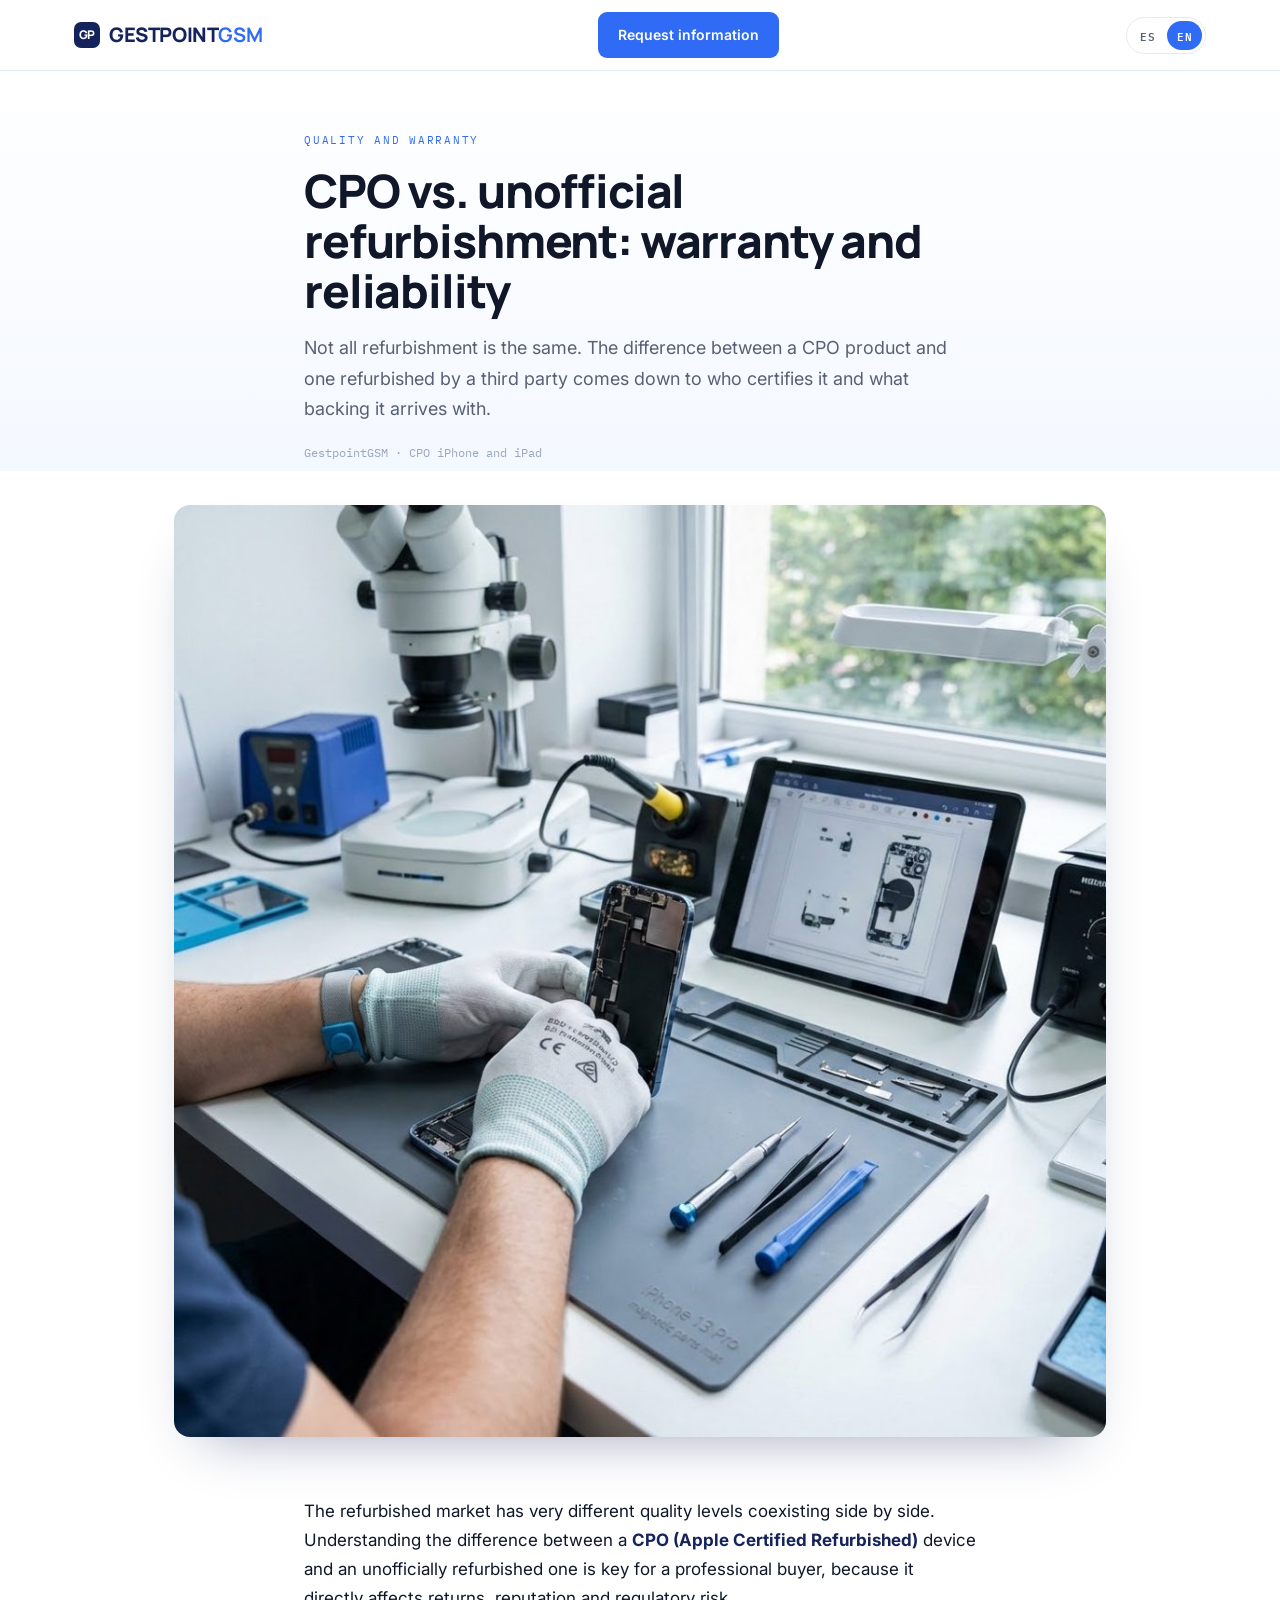
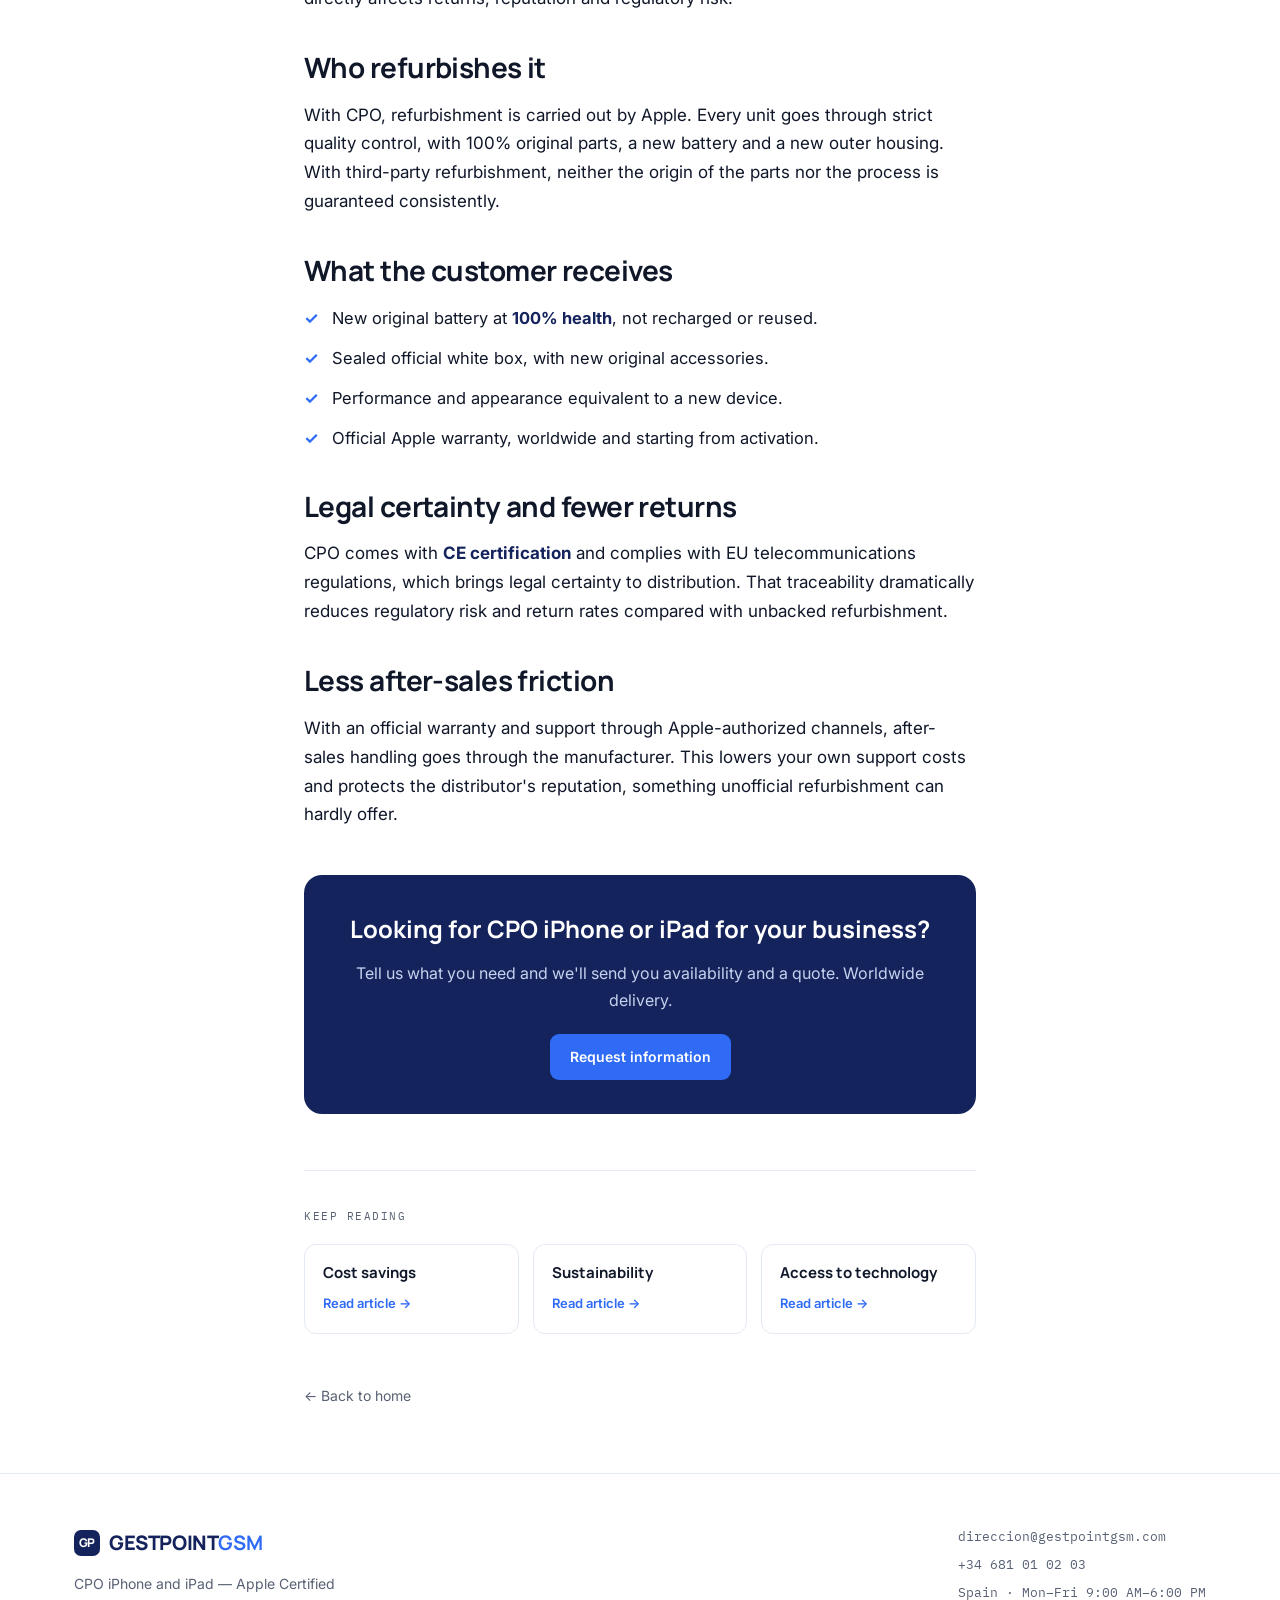
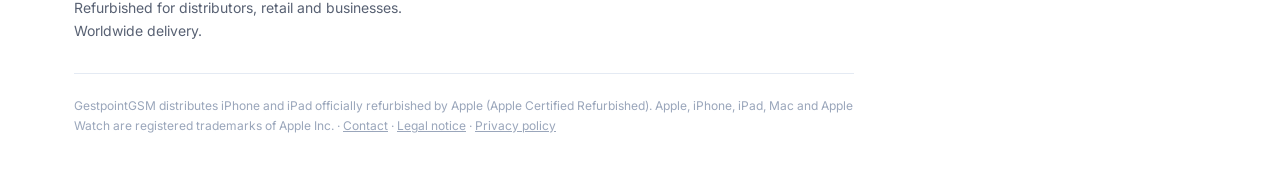
<file: cpo-vs-reacondicionado-no-oficial.html>
<!DOCTYPE html>
<html lang="es">
<head>
<meta charset="utf-8"/>
<meta content="width=device-width, initial-scale=1.0" name="viewport"/>
<title data-i18n="cpo-vs-reacondicionado-no-oficial.t1">CPO vs reacondicionado no oficial: garantía y fiabilidad | GestpointGSM</title>
<link href="/favicon.png" rel="icon" type="image/png"/>
<meta content="Qué diferencia a un iPhone Apple Certified Refurbished de un reacondicionado de terceros: piezas originales, batería al 100%, garantía y homologación." data-i18n-attr="content:cpo-vs-reacondicionado-no-oficial.t2" name="description"/>
<link href="https://www.gestpointgsm.com/cpo-vs-reacondicionado-no-oficial.html" rel="canonical"/>
<meta content="article" property="og:type"/>
<meta content="CPO vs reacondicionado no oficial: garantía y fiabilidad | GestpointGSM" data-i18n-attr="content:cpo-vs-reacondicionado-no-oficial.t3" property="og:title"/>
<meta content="Qué diferencia a un iPhone Apple Certified Refurbished de un reacondicionado de terceros: piezas originales, batería al 100%, garantía y homologación." data-i18n-attr="content:cpo-vs-reacondicionado-no-oficial.t4" property="og:description"/>
<meta content="https://www.gestpointgsm.com/cpo-vs-reacondicionado-no-oficial.html" property="og:url"/>
<meta content="summary_large_image" name="twitter:card"/>
<link href="https://fonts.googleapis.com" rel="preconnect"/><link crossorigin="" href="https://fonts.gstatic.com" rel="preconnect"/><link href="https://fonts.googleapis.com/css2?family=Manrope:wght@500;600;700;800&amp;family=Inter:wght@400;500;600&amp;family=IBM+Plex+Mono:wght@400;500;600&amp;display=swap" rel="stylesheet"/>
<script type="application/ld+json">{"@context":"https://schema.org","@type":"Article","headline":"CPO frente al reacondicionado no oficial: garantía y fiabilidad","description":"Qué diferencia a un iPhone Apple Certified Refurbished de un reacondicionado de terceros: piezas originales, batería al 100%, garantía y homologación.","image":"https://www.gestpointgsm.com/img/cpo-vs-reacondicionado-no-oficial.jpg","author":{"@type":"Organization","name":"GestpointGSM"},"publisher":{"@type":"Organization","name":"GestpointGSM"},"mainEntityOfPage":"https://www.gestpointgsm.com/cpo-vs-reacondicionado-no-oficial.html"}</script>
<style>
*{box-sizing:border-box;margin:0;padding:0}
:root{--brand:#2F6BF5;--brand-deep:#15235C;--brand-tint:#EAF1FF;--ink:#0F1729;--ink-soft:#586173;--hairline:#E4EAF3;
--display:"Manrope",system-ui,sans-serif;--body:"Inter",system-ui,sans-serif;--mono:"IBM Plex Mono",ui-monospace,monospace;}
html{scroll-behavior:smooth}
body{font-family:var(--body);color:var(--ink);line-height:1.7;background:#fff;-webkit-font-smoothing:antialiased}
a{color:var(--brand);text-decoration:none}
img{max-width:100%;display:block}
.wrap{max-width:1180px;margin:0 auto;padding:0 24px}
.read{max-width:720px;margin:0 auto;padding:0 24px}
.logo{font-family:var(--display);font-weight:800;font-size:20px;letter-spacing:-.02em;color:var(--brand-deep);display:inline-flex;align-items:center}
.logo b{color:var(--brand)}
.logo .gp{width:26px;height:26px;border-radius:7px;background:var(--brand-deep);color:#fff;display:grid;place-items:center;font-size:12px;margin-right:9px;font-weight:800}
header{position:sticky;top:0;z-index:50;background:rgba(255,255,255,.86);backdrop-filter:blur(14px);border-bottom:1px solid var(--hairline)}
.nav{display:flex;align-items:center;justify-content:space-between;height:70px;gap:16px}
.btn{font-family:var(--body);font-weight:600;font-size:14px;padding:11px 20px;border-radius:9px;cursor:pointer;display:inline-flex;align-items:center;gap:8px;background:var(--brand);color:#fff;transition:background .2s,transform .15s}
.btn:hover{background:#225fe0;transform:translateY(-1px)}
.back{font-size:14px;color:var(--ink-soft)}
.back:hover{color:var(--brand)}
.hero{background:linear-gradient(180deg,#fff,#F4F8FF);padding:54px 0 8px}
.eyebrow{font-family:var(--mono);font-size:11px;letter-spacing:.16em;text-transform:uppercase;color:var(--brand)}
h1{font-family:var(--display);font-weight:800;font-size:clamp(30px,4.6vw,46px);line-height:1.08;letter-spacing:-.025em;margin:14px 0 0}
.dek{font-size:18px;color:var(--ink-soft);margin-top:18px}
.meta{font-family:var(--mono);font-size:12px;color:#9aa6bb;margin-top:18px}
.feat{margin:34px auto 0;max-width:980px;padding:0 24px}
.feat img{border-radius:16px;box-shadow:0 26px 54px -30px rgba(21,35,92,.45)}
article{padding:44px 0 8px}
article h2{font-family:var(--display);font-weight:700;font-size:clamp(22px,3vw,28px);letter-spacing:-.02em;margin:38px 0 4px;line-height:1.2}
article p{margin-top:16px;font-size:17px}
article ul{margin:16px 0 0;padding-left:0;list-style:none;display:grid;gap:12px}
article ul li{position:relative;padding-left:28px;font-size:16.5px}
article ul li::before{content:"✓";position:absolute;left:0;color:var(--brand);font-weight:700}
article strong{color:var(--brand-deep)}
.cta{margin:46px auto 0;background:var(--brand-deep);color:#fff;border-radius:18px;padding:34px 36px;text-align:center}
.cta h3{font-family:var(--display);font-weight:700;font-size:24px}
.cta p{color:#c5d2ee;margin-top:10px;font-size:16px}
.cta .btn{margin-top:20px}
.more{border-top:1px solid var(--hairline);margin-top:56px;padding-top:36px}
.more .lbl{font-family:var(--mono);font-size:11px;letter-spacing:.14em;text-transform:uppercase;color:var(--ink-soft)}
.more-grid{display:grid;grid-template-columns:repeat(3,1fr);gap:14px;margin-top:18px}
@media(max-width:720px){.more-grid{grid-template-columns:1fr}}
.more-card{border:1px solid var(--hairline);border-radius:12px;padding:18px;color:inherit;transition:border-color .2s,transform .2s}
.more-card:hover{border-color:var(--brand);transform:translateY(-2px)}
.more-card .t{font-family:var(--display);font-weight:700;font-size:15px;color:var(--ink);line-height:1.3}
.more-card .m{color:var(--brand);font-size:13px;font-weight:600;margin-top:10px}
footer{padding:52px 0 40px;border-top:1px solid var(--hairline);margin-top:64px}
.foot-top{display:flex;justify-content:space-between;flex-wrap:wrap;gap:24px;align-items:flex-start}
.foot-contact{font-family:var(--mono);font-size:13px;color:var(--ink-soft);display:grid;gap:6px}
.foot-contact a{color:var(--ink-soft)}.foot-contact a:hover{color:var(--brand)}
.legal{margin-top:30px;padding-top:22px;border-top:1px solid var(--hairline);font-size:12px;color:#9aa6bb;max-width:65em;line-height:1.65}
.legal a{color:#9aa6bb;text-decoration:underline}
</style>
<link rel="stylesheet" href="assets/css/lang-switch.css">
</head>
<body>
<header><div class="wrap nav">
<a class="logo" href="index.html"><span class="gp"><span data-i18n="cpo-vs-reacondicionado-no-oficial.t6">GP</span></span><span data-i18n="cpo-vs-reacondicionado-no-oficial.t7">GESTPOINT</span><b><span data-i18n="cpo-vs-reacondicionado-no-oficial.t8">GSM</span></b></a>
<a class="btn" href="index.html#contacto"><span data-i18n="cpo-vs-reacondicionado-no-oficial.t9">Solicitar información</span></a>
<div class="lang-switch" id="lang-switch" role="group" aria-label="Language"></div>
</div></header>
<div class="hero"><div class="read">
<span class="eyebrow"><span data-i18n="cpo-vs-reacondicionado-no-oficial.t10">Calidad y garantía</span></span>
<h1><span data-i18n="cpo-vs-reacondicionado-no-oficial.t11">CPO frente al reacondicionado no oficial: garantía y fiabilidad</span></h1>
<p class="dek"><span data-i18n="cpo-vs-reacondicionado-no-oficial.t12">No todo el reacondicionado es igual. La diferencia entre un producto CPO y uno reacondicionado por terceros está en quién lo certifica y con qué respaldo llega al cliente.</span></p>
<div class="meta"><span data-i18n="cpo-vs-reacondicionado-no-oficial.t13">GestpointGSM · iPhone e iPad CPO</span></div>
</div></div>
<div class="feat"><img alt="Proceso técnico de reacondicionamiento de un iPhone" data-i18n-attr="alt:cpo-vs-reacondicionado-no-oficial.t56" src="[data-uri]"/></div>
<div class="read">
<article>
<p><span data-i18n="cpo-vs-reacondicionado-no-oficial.t14">El mercado de reacondicionado convive con niveles de calidad muy distintos. Entender la diferencia entre un dispositivo</span> <strong><span data-i18n="cpo-vs-reacondicionado-no-oficial.t15">CPO (Apple Certified Refurbished)</span></strong> <span data-i18n="cpo-vs-reacondicionado-no-oficial.t16">y un reacondicionado no oficial es clave para un comprador profesional, porque afecta directamente a las devoluciones, a la reputación y al riesgo regulatorio.</span></p>
<h2><span data-i18n="cpo-vs-reacondicionado-no-oficial.t17">Quién lo reacondiciona</span></h2>
<p><span data-i18n="cpo-vs-reacondicionado-no-oficial.t18">En el CPO, el reacondicionamiento lo realiza Apple. Cada unidad pasa un control de calidad estricto, con piezas 100% originales, batería nueva y carcasa exterior nueva. En el reacondicionado de terceros, ni el origen de las piezas ni el proceso están garantizados de forma homogénea.</span></p>
<h2><span data-i18n="cpo-vs-reacondicionado-no-oficial.t19">Qué recibe el cliente</span></h2>
<ul>
<li><span data-i18n="cpo-vs-reacondicionado-no-oficial.t20">Batería nueva original al</span> <strong><span data-i18n="cpo-vs-reacondicionado-no-oficial.t21">100% de salud</span></strong><span data-i18n="cpo-vs-reacondicionado-no-oficial.t22">, no recargada ni reutilizada.</span></li>
<li><span data-i18n="cpo-vs-reacondicionado-no-oficial.t23">Caja blanca oficial precintada, con accesorios originales nuevos.</span></li>
<li><span data-i18n="cpo-vs-reacondicionado-no-oficial.t24">Funcionamiento y estética equivalentes a un equipo nuevo.</span></li>
<li><span data-i18n="cpo-vs-reacondicionado-no-oficial.t25">Garantía oficial de Apple, mundial y desde la activación.</span></li>
</ul>
<h2><span data-i18n="cpo-vs-reacondicionado-no-oficial.t26">Seguridad legal y menos devoluciones</span></h2>
<p><span data-i18n="cpo-vs-reacondicionado-no-oficial.t27">El CPO cuenta con</span> <strong><span data-i18n="cpo-vs-reacondicionado-no-oficial.t28">certificación CE</span></strong> <span data-i18n="cpo-vs-reacondicionado-no-oficial.t29">y cumple la normativa de telecomunicaciones de la UE, lo que aporta certeza legal en la distribución. Esa trazabilidad reduce drásticamente el riesgo regulatorio y la tasa de devoluciones frente a un reacondicionado sin respaldo.</span></p>
<h2><span data-i18n="cpo-vs-reacondicionado-no-oficial.t30">Menos fricción en postventa</span></h2>
<p><span data-i18n="cpo-vs-reacondicionado-no-oficial.t31">Con garantía oficial y soporte por canales autorizados de Apple, la gestión postventa pasa por el fabricante. Esto reduce los costes de soporte propio y protege la reputación del distribuidor, algo que el reacondicionado no oficial difícilmente puede ofrecer.</span></p>
<div class="cta">
<h3><span data-i18n="cpo-vs-reacondicionado-no-oficial.t32">¿Buscas iPhone o iPad CPO para tu negocio?</span></h3>
<p><span data-i18n="cpo-vs-reacondicionado-no-oficial.t33">Cuéntanos qué necesitas y te enviamos disponibilidad y presupuesto. Entrega en todo el mundo.</span></p>
<a class="btn" href="index.html#contacto"><span data-i18n="cpo-vs-reacondicionado-no-oficial.t34">Solicitar información</span></a>
</div>
<div class="more">
<div class="lbl"><span data-i18n="cpo-vs-reacondicionado-no-oficial.t35">Sigue leyendo</span></div>
<div class="more-grid"><a class="more-card" href="ahorro-de-costes-iphone-ipad-cpo.html"><div class="t"><span data-i18n="cpo-vs-reacondicionado-no-oficial.t36">Ahorro de costes</span></div><div class="m"><span data-i18n="cpo-vs-reacondicionado-no-oficial.t37">Leer artículo →</span></div></a><a class="more-card" href="cpo-sostenibilidad-medio-ambiente.html"><div class="t"><span data-i18n="cpo-vs-reacondicionado-no-oficial.t38">Sostenibilidad</span></div><div class="m"><span data-i18n="cpo-vs-reacondicionado-no-oficial.t39">Leer artículo →</span></div></a><a class="more-card" href="cpo-acceso-tecnologia.html"><div class="t"><span data-i18n="cpo-vs-reacondicionado-no-oficial.t40">Acceso a la tecnología</span></div><div class="m"><span data-i18n="cpo-vs-reacondicionado-no-oficial.t41">Leer artículo →</span></div></a></div>
</div>
</article>
<p style="margin-top:40px"><a class="back" href="index.html"><span data-i18n="cpo-vs-reacondicionado-no-oficial.t42">← Volver al inicio</span></a></p>
</div>
<footer><div class="wrap">
<div class="foot-top">
<div>
<span class="logo"><span class="gp"><span data-i18n="cpo-vs-reacondicionado-no-oficial.t43">GP</span></span><span data-i18n="cpo-vs-reacondicionado-no-oficial.t44">GESTPOINT</span><b><span data-i18n="cpo-vs-reacondicionado-no-oficial.t45">GSM</span></b></span>
<p style="color:var(--ink-soft);font-size:14px;margin-top:12px;max-width:24em"><span data-i18n="cpo-vs-reacondicionado-no-oficial.t46">iPhone e iPad CPO — Apple Certified Refurbished para distribuidores, retail y empresas. Entrega en todo el mundo.</span></p>
</div>
<div class="foot-contact">
<a href="mailto:direccion@gestpointgsm.com"><span data-i18n="cpo-vs-reacondicionado-no-oficial.t47">direccion@gestpointgsm.com</span></a>
<a href="tel:+34681010203"><span data-i18n="cpo-vs-reacondicionado-no-oficial.t48">+34 681 01 02 03</span></a>
<span><span data-i18n="cpo-vs-reacondicionado-no-oficial.t49">España · L–V 9:00–18:00</span></span>
</div>
</div>
<p class="legal"><span data-i18n="cpo-vs-reacondicionado-no-oficial.t50">GestpointGSM distribuye iPhone e iPad reacondicionados oficialmente por Apple (Apple Certified Refurbished). Apple, iPhone, iPad, Mac y Apple Watch son marcas registradas de Apple Inc. ·</span> <a href="index.html#contacto"><span data-i18n="cpo-vs-reacondicionado-no-oficial.t51">Contacto</span></a> <span data-i18n="cpo-vs-reacondicionado-no-oficial.t52">·</span> <a href="#"><span data-i18n="cpo-vs-reacondicionado-no-oficial.t53">Aviso legal</span></a> <span data-i18n="cpo-vs-reacondicionado-no-oficial.t54">·</span> <a href="#"><span data-i18n="cpo-vs-reacondicionado-no-oficial.t55">Política de privacidad</span></a></p>
</div></footer>
<script src="assets/js/i18n.js"></script>
</body>
</html>
</file>
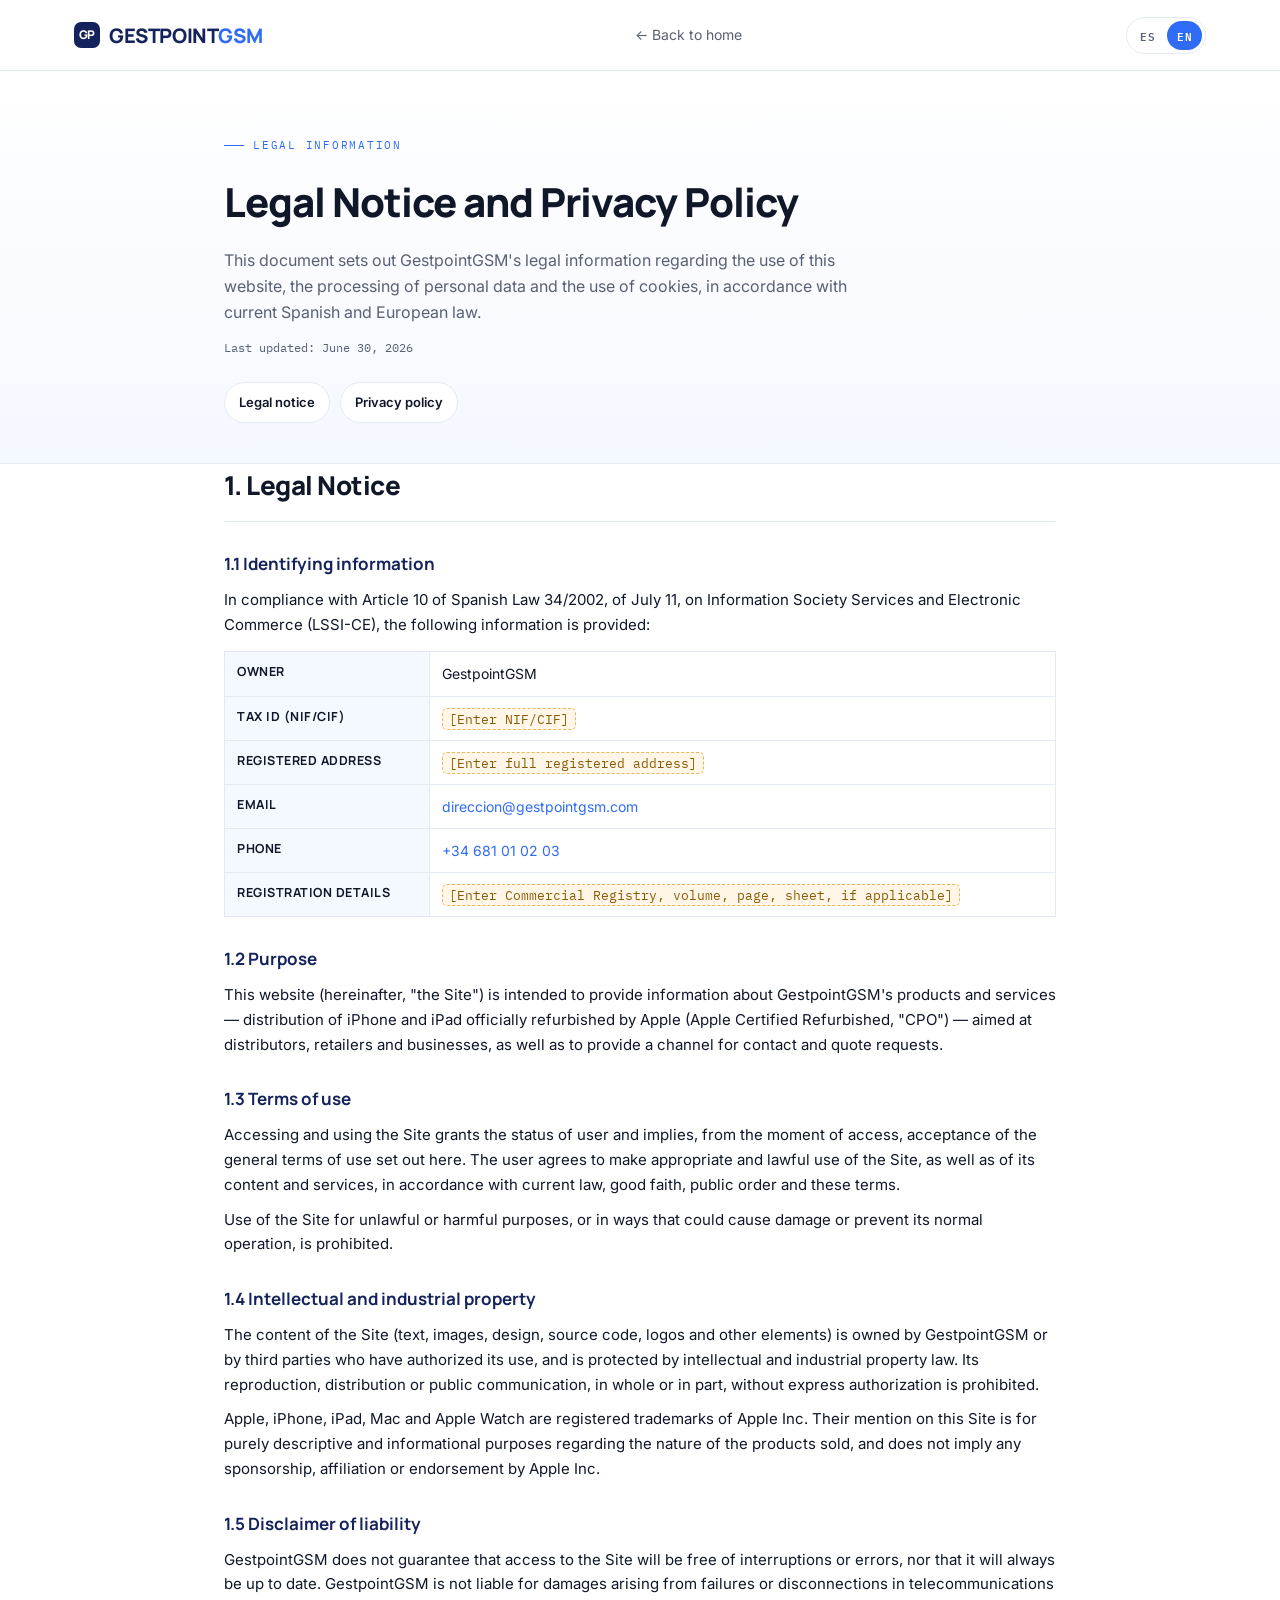
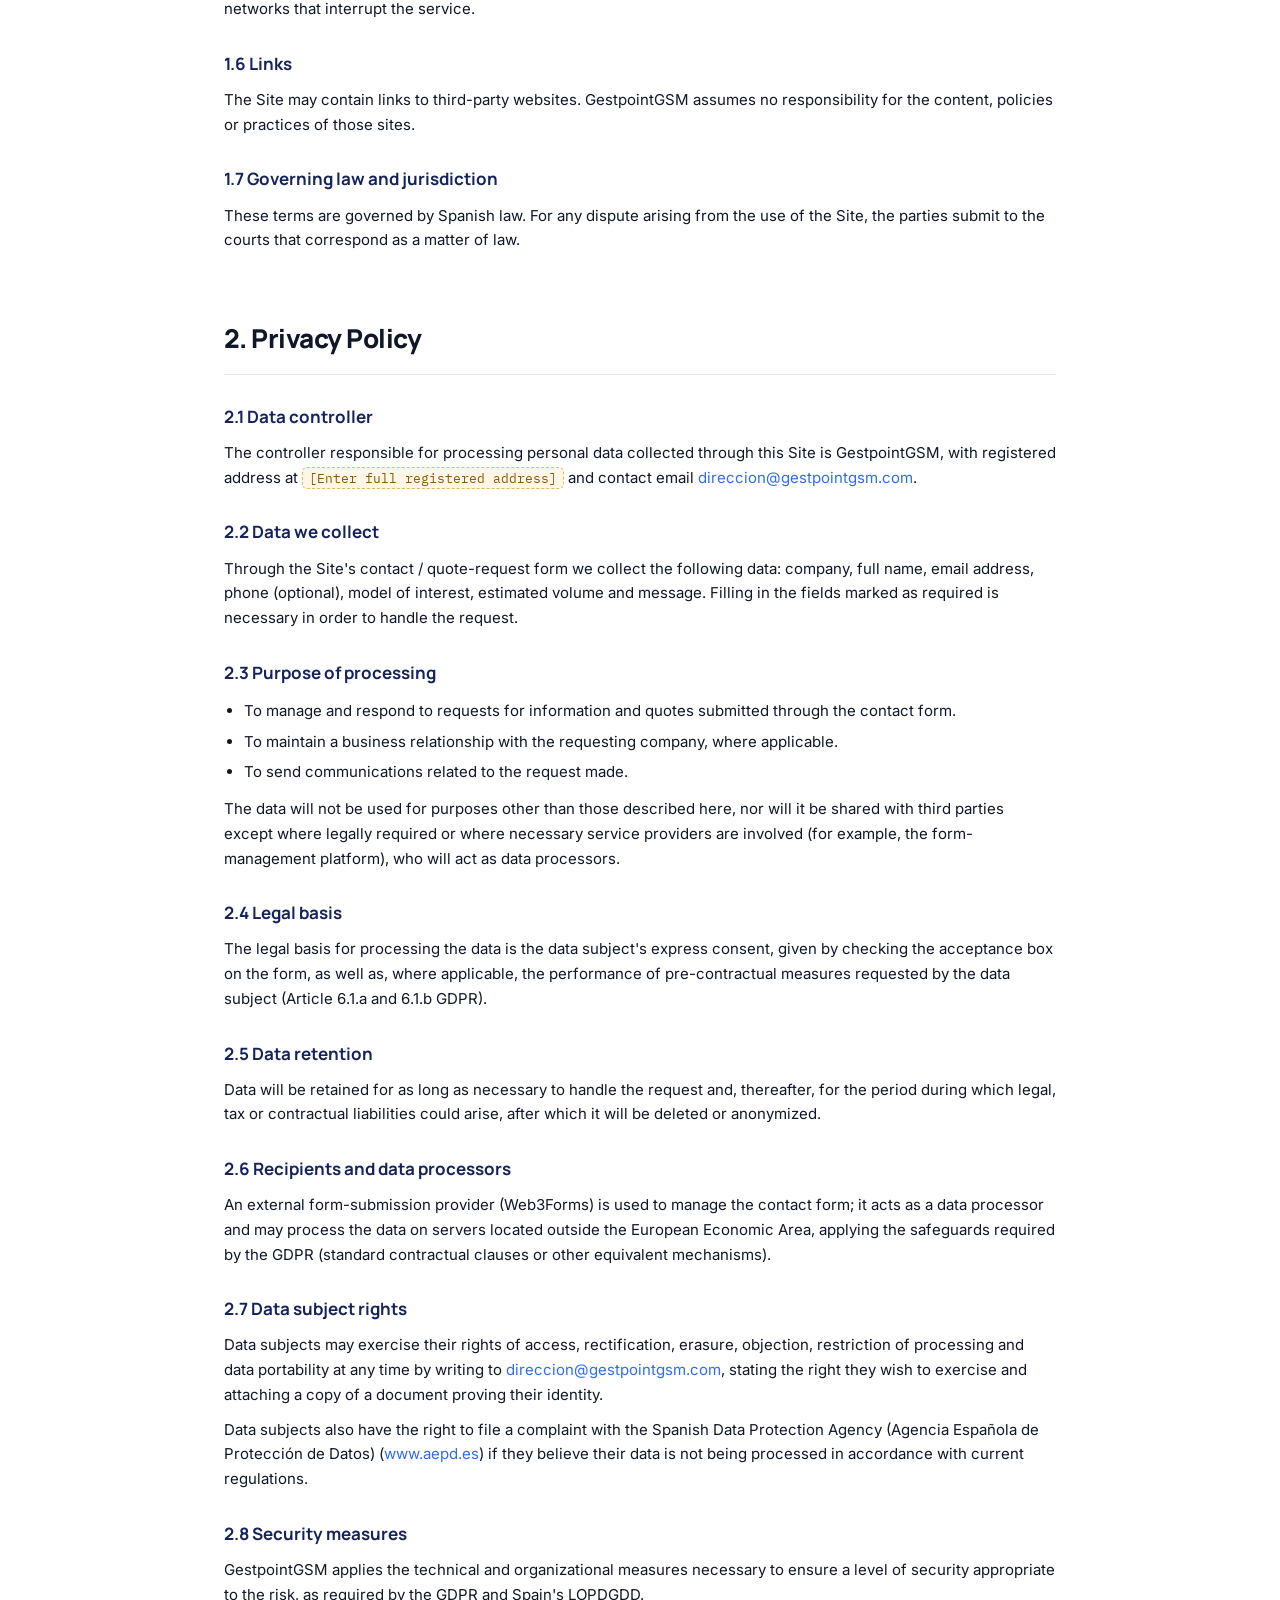
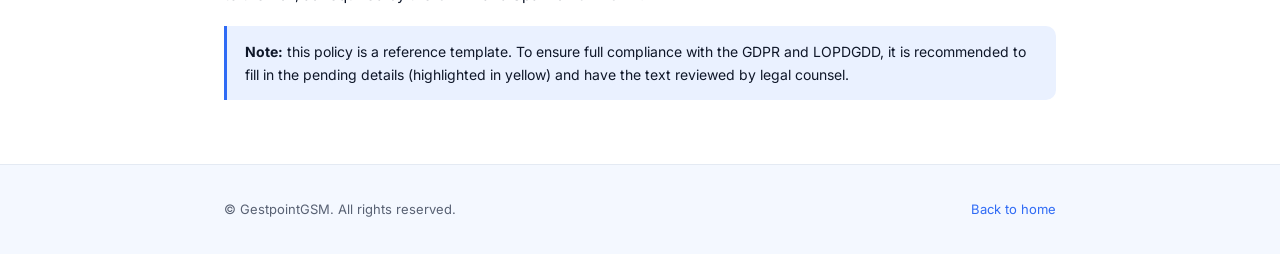
<file: legal.html>
<!DOCTYPE html>
<html lang="es">
<head>
<meta charset="utf-8"/>
<meta content="width=device-width, initial-scale=1.0" name="viewport"/>
<title data-i18n="legal.t1">Aviso legal y Política de privacidad — GestpointGSM</title>
<link href="/favicon.png" rel="icon" type="image/png"/>
<link href="https://fonts.googleapis.com" rel="preconnect"/>
<link crossorigin="" href="https://fonts.gstatic.com" rel="preconnect"/>
<link href="https://fonts.googleapis.com/css2?family=Manrope:wght@500;600;700;800&amp;family=Inter:wght@400;500;600&amp;family=IBM+Plex+Mono:wght@400;500;600&amp;display=swap" rel="stylesheet"/>
<style>
  :root{
    --brand:#2F6BF5;
    --brand-deep:#15235C;
    --brand-tint:#EAF1FF;
    --ink:#0F1729;
    --ink-soft:#586173;
    --paper:#FFFFFF;
    --alt:#F4F8FF;
    --hairline:#E4EAF3;
    --display:"Manrope",system-ui,sans-serif;
    --body:"Inter",system-ui,sans-serif;
    --mono:"IBM Plex Mono",ui-monospace,monospace;
  }
  *{box-sizing:border-box;margin:0;padding:0}
  html{scroll-behavior:smooth}
  body{font-family:var(--body);background:var(--paper);color:var(--ink);line-height:1.65;-webkit-font-smoothing:antialiased}
  a{color:var(--brand);text-decoration:none}
  a:hover{text-decoration:underline}
  .wrap{max-width:880px;margin:0 auto;padding:0 24px}

  header{position:sticky;top:0;z-index:60;background:rgba(255,255,255,.9);backdrop-filter:blur(14px);border-bottom:1px solid var(--hairline)}
  .nav{display:flex;align-items:center;justify-content:space-between;height:70px;gap:20px;max-width:1180px;margin:0 auto;padding:0 24px}
  .logo{font-family:var(--display);font-weight:800;font-size:20px;letter-spacing:-.02em;color:var(--brand-deep);display:inline-flex;align-items:center}
  .logo b{color:var(--brand);font-weight:800}
  .logo .gp{width:26px;height:26px;border-radius:7px;background:var(--brand-deep);color:#fff;display:grid;place-items:center;font-size:12px;margin-right:9px;font-weight:800}
  .back{font-size:14px;color:var(--ink-soft)}
  .back:hover{color:var(--brand)}

  .hero{background:linear-gradient(180deg,#fff 0%,var(--alt) 100%);padding:56px 0 40px;border-bottom:1px solid var(--hairline)}
  .eyebrow{font-family:var(--mono);font-size:11px;letter-spacing:.16em;text-transform:uppercase;color:var(--brand);display:inline-flex;align-items:center;gap:9px}
  .eyebrow::before{content:"";width:20px;height:1px;background:var(--brand)}
  h1{font-family:var(--display);font-weight:800;font-size:clamp(28px,4vw,40px);letter-spacing:-.025em;margin-top:14px}
  .hero p{color:var(--ink-soft);margin-top:12px;max-width:42em}
  .updated{font-family:var(--mono);font-size:12px;color:var(--ink-soft);margin-top:18px}

  .toc{display:flex;gap:10px;flex-wrap:wrap;margin-top:24px}
  .toc a{font-size:13px;font-weight:600;background:#fff;border:1px solid var(--hairline);padding:9px 14px;border-radius:99px;color:var(--ink)}
  .toc a:hover{border-color:var(--brand);color:var(--brand);text-decoration:none}

  main{padding:56px 0 100px}
  section.legal-block{margin-bottom:64px;scroll-margin-top:90px}
  section.legal-block h2{font-family:var(--display);font-weight:800;font-size:26px;letter-spacing:-.02em;padding-bottom:14px;border-bottom:1px solid var(--hairline);margin-bottom:22px}
  section.legal-block h3{font-family:var(--display);font-weight:700;font-size:17px;margin-top:28px;margin-bottom:8px;color:var(--brand-deep)}
  section.legal-block p{margin-top:10px;font-size:15px;color:var(--ink);}
  section.legal-block p.muted{color:var(--ink-soft)}
  section.legal-block ul{margin:12px 0 12px 20px;font-size:15px}
  section.legal-block li{margin-top:6px}
  section.legal-block table{width:100%;border-collapse:collapse;margin-top:14px;font-size:14px}
  section.legal-block th,section.legal-block td{border:1px solid var(--hairline);padding:10px 12px;text-align:left;vertical-align:top}
  section.legal-block th{background:var(--alt);font-family:var(--display);font-weight:700;font-size:12.5px;text-transform:uppercase;letter-spacing:.04em}
  .placeholder{background:#FFF6E8;border:1px dashed #E8B85C;color:#8a5a00;padding:2px 6px;border-radius:5px;font-family:var(--mono);font-size:12.5px}
  .callout{margin-top:18px;background:var(--brand-tint);border-left:3px solid var(--brand);border-radius:0 10px 10px 0;padding:14px 18px;font-size:14px}

  footer{border-top:1px solid var(--hairline);padding:34px 0;background:var(--alt)}
  footer .wrap{display:flex;justify-content:space-between;flex-wrap:wrap;gap:12px;font-size:13px;color:var(--ink-soft)}

</style>
<link rel="stylesheet" href="assets/css/lang-switch.css">
</head>
<body>
<header>
<div class="nav">
<a class="logo" href="index.html"><span class="gp"><span data-i18n="legal.t3">GP</span></span><span data-i18n="legal.t4">GESTPOINT</span><b><span data-i18n="legal.t5">GSM</span></b></a>
<a class="back" href="index.html"><span data-i18n="legal.t6">← Volver al inicio</span></a>
<div class="lang-switch" id="lang-switch" role="group" aria-label="Language"></div>
</div>
</header>
<div class="hero">
<div class="wrap">
<span class="eyebrow"><span data-i18n="legal.t7">Información legal</span></span>
<h1><span data-i18n="legal.t8">Aviso legal y Política de privacidad</span></h1>
<p><span data-i18n="legal.t9">Este documento recoge la información legal de GestpointGSM relativa al uso de este sitio web, el tratamiento de datos personales y el uso de cookies, conforme a la legislación española y europea vigente.</span></p>
<p class="updated"><span data-i18n="legal.t10">Última actualización: 30 de junio de 2026</span></p>
<div class="toc">
<a href="#aviso-legal"><span data-i18n="legal.t11">Aviso legal</span></a>
<a href="#privacidad"><span data-i18n="legal.t12">Política de privacidad</span></a>
</div>
</div>
</div>
<main class="wrap">
<!-- ===================== AVISO LEGAL ===================== -->
<section class="legal-block" id="aviso-legal">
<h2><span data-i18n="legal.t13">1. Aviso legal</span></h2>
<h3><span data-i18n="legal.t14">1.1 Datos identificativos</span></h3>
<p><span data-i18n="legal.t15">En cumplimiento del artículo 10 de la Ley 34/2002, de 11 de julio, de Servicios de la Sociedad de la Información y de Comercio Electrónico (LSSI-CE), se informa de los siguientes datos:</span></p>
<table>
<tr><th><span data-i18n="legal.t16">Titular</span></th><td><span data-i18n="legal.t17">GestpointGSM</span></td></tr>
<tr><th><span data-i18n="legal.t18">NIF / CIF</span></th><td><span class="placeholder"><span data-i18n="legal.t19">[Indicar NIF/CIF]</span></span></td></tr>
<tr><th><span data-i18n="legal.t20">Domicilio social</span></th><td><span class="placeholder"><span data-i18n="legal.t21">[Indicar dirección fiscal completa]</span></span></td></tr>
<tr><th><span data-i18n="legal.t22">Correo electrónico</span></th><td><a href="mailto:direccion@gestpointgsm.com"><span data-i18n="legal.t23">direccion@gestpointgsm.com</span></a></td></tr>
<tr><th><span data-i18n="legal.t24">Teléfono</span></th><td><a href="tel:+34681010203"><span data-i18n="legal.t25">+34 681 01 02 03</span></a></td></tr>
<tr><th><span data-i18n="legal.t26">Datos registrales</span></th><td><span class="placeholder"><span data-i18n="legal.t27">[Indicar Registro Mercantil, tomo, folio, hoja, si procede]</span></span></td></tr>
</table>
<h3><span data-i18n="legal.t28">1.2 Objeto</span></h3>
<p><span data-i18n="legal.t29">El presente sitio web (en adelante, "el Sitio") tiene por objeto informar sobre los productos y servicios de GestpointGSM —distribución de iPhone e iPad reacondicionados oficialmente por Apple (Apple Certified Refurbished, "CPO")— dirigidos a distribuidores, retailers y empresas, así como facilitar un canal de contacto y solicitud de presupuesto.</span></p>
<h3><span data-i18n="legal.t30">1.3 Condiciones de uso</span></h3>
<p><span data-i18n="legal.t31">El acceso y uso del Sitio atribuye la condición de usuario y supone la aceptación, desde dicho acceso, de las condiciones generales de uso aquí recogidas. El usuario se compromete a hacer un uso adecuado y lícito del Sitio, así como de los contenidos y servicios, de acuerdo con la legislación vigente, la buena fe, el orden público y las presentes condiciones.</span></p>
<p><span data-i18n="legal.t32">Queda prohibido el uso del Sitio con fines ilícitos o lesivos, o que puedan causar perjuicio o impedir el normal funcionamiento del mismo.</span></p>
<h3><span data-i18n="legal.t33">1.4 Propiedad intelectual e industrial</span></h3>
<p><span data-i18n="legal.t34">Los contenidos del Sitio (textos, imágenes, diseño, código fuente, logotipos y demás elementos) son titularidad de GestpointGSM o de terceros que han autorizado su uso, y están protegidos por la normativa de propiedad intelectual e industrial. Queda prohibida su reproducción, distribución o comunicación pública total o parcial sin autorización expresa.</span></p>
<p><span data-i18n="legal.t35">Apple, iPhone, iPad, Mac y Apple Watch son marcas registradas de Apple Inc. Su mención en este Sitio tiene fines meramente descriptivos e informativos sobre la naturaleza de los productos comercializados, sin que ello implique relación de patrocinio, afiliación o respaldo por parte de Apple Inc.</span></p>
<h3><span data-i18n="legal.t36">1.5 Exclusión de responsabilidad</span></h3>
<p><span data-i18n="legal.t37">GestpointGSM no garantiza la ausencia de interrupciones o errores en el acceso al Sitio, ni que este se encuentre permanentemente actualizado. GestpointGSM no se hace responsable de los daños y perjuicios derivados de fallos o desconexiones en las redes de telecomunicaciones que interrumpan el servicio.</span></p>
<h3><span data-i18n="legal.t38">1.6 Enlaces</span></h3>
<p><span data-i18n="legal.t39">El Sitio puede contener enlaces a sitios web de terceros. GestpointGSM no asume responsabilidad alguna sobre el contenido, políticas o prácticas de dichos sitios.</span></p>
<h3><span data-i18n="legal.t40">1.7 Legislación aplicable y jurisdicción</span></h3>
<p><span data-i18n="legal.t41">Las presentes condiciones se rigen por la legislación española. Para cualquier controversia derivada del uso del Sitio, las partes se someten a los juzgados y tribunales que correspondan conforme a derecho.</span></p>
</section>
<!-- ===================== PRIVACIDAD ===================== -->
<section class="legal-block" id="privacidad">
<h2><span data-i18n="legal.t42">2. Política de privacidad</span></h2>
<h3><span data-i18n="legal.t43">2.1 Responsable del tratamiento</span></h3>
<p><span data-i18n="legal.t44">El responsable del tratamiento de los datos personales recabados a través de este Sitio es GestpointGSM, con domicilio en</span> <span class="placeholder"><span data-i18n="legal.t45">[Indicar dirección fiscal completa]</span></span> <span data-i18n="legal.t46">y correo electrónico de contacto</span> <a href="mailto:direccion@gestpointgsm.com"><span data-i18n="legal.t47">direccion@gestpointgsm.com</span></a><span data-i18n="legal.t48">.</span></p>
<h3><span data-i18n="legal.t49">2.2 Datos que recabamos</span></h3>
<p><span data-i18n="legal.t50">A través del formulario de contacto / solicitud de presupuesto del Sitio recabamos los siguientes datos: empresa, nombre y apellidos, correo electrónico, teléfono (opcional), modelo de interés, volumen estimado y mensaje. La cumplimentación de los campos marcados como obligatorios es necesaria para poder atender la solicitud.</span></p>
<h3><span data-i18n="legal.t51">2.3 Finalidad del tratamiento</span></h3>
<ul>
<li><span data-i18n="legal.t52">Gestionar y responder las solicitudes de información y presupuesto enviadas a través del formulario de contacto.</span></li>
<li><span data-i18n="legal.t53">Mantener una relación comercial con la empresa solicitante, en su caso.</span></li>
<li><span data-i18n="legal.t54">Enviar comunicaciones relacionadas con la solicitud realizada.</span></li>
</ul>
<p><span data-i18n="legal.t55">No se utilizarán los datos para finalidades distintas a las aquí descritas, ni se cederán a terceros salvo obligación legal o intervención de proveedores de servicios necesarios para la prestación del servicio (por ejemplo, la plataforma de gestión de formularios), que actuarán como encargados del tratamiento.</span></p>
<h3><span data-i18n="legal.t56">2.4 Legitimación</span></h3>
<p><span data-i18n="legal.t57">La base legal para el tratamiento de los datos es el consentimiento expreso del interesado, prestado al marcar la casilla de aceptación del formulario, así como, en su caso, la ejecución de medidas precontractuales solicitadas por el interesado (artículo 6.1.a y 6.1.b del RGPD).</span></p>
<h3><span data-i18n="legal.t58">2.5 Conservación de los datos</span></h3>
<p><span data-i18n="legal.t59">Los datos se conservarán durante el tiempo necesario para atender la solicitud y, posteriormente, durante el plazo en que pudieran derivarse responsabilidades legales, fiscales o contractuales, transcurrido el cual serán eliminados o anonimizados.</span></p>
<h3><span data-i18n="legal.t60">2.6 Destinatarios y encargados del tratamiento</span></h3>
<p><span data-i18n="legal.t61">Para la gestión del formulario de contacto se utiliza un proveedor externo de envío de formularios (Web3Forms), que actúa como encargado del tratamiento y puede procesar los datos en servidores ubicados fuera del Espacio Económico Europeo, aplicando las garantías exigidas por el RGPD (cláusulas contractuales tipo u otros mecanismos equivalentes).</span></p>
<h3><span data-i18n="legal.t62">2.7 Derechos de los interesados</span></h3>
<p><span data-i18n="legal.t63">El interesado puede ejercer en cualquier momento sus derechos de acceso, rectificación, supresión, oposición, limitación del tratamiento y portabilidad de los datos, dirigiéndose por escrito a</span> <a href="mailto:direccion@gestpointgsm.com"><span data-i18n="legal.t64">direccion@gestpointgsm.com</span></a><span data-i18n="legal.t65">, indicando el derecho que desea ejercer y adjuntando copia de un documento que acredite su identidad.</span></p>
<p><span data-i18n="legal.t66">Asimismo, el interesado tiene derecho a presentar una reclamación ante la Agencia Española de Protección de Datos (</span><a href="https://www.aepd.es" rel="noopener" target="_blank"><span data-i18n="legal.t67">www.aepd.es</span></a><span data-i18n="legal.t68">) si considera que el tratamiento de sus datos no se ajusta a la normativa vigente.</span></p>
<h3><span data-i18n="legal.t69">2.8 Medidas de seguridad</span></h3>
<p><span data-i18n="legal.t70">GestpointGSM aplica las medidas técnicas y organizativas necesarias para garantizar un nivel de seguridad adecuado al riesgo, conforme a lo exigido por el RGPD y la LOPDGDD.</span></p>
<div class="callout"><b><span data-i18n="legal.t71">Nota:</span></b> <span data-i18n="legal.t72">esta política es un modelo orientativo. Para garantizar el cumplimiento completo del RGPD y la LOPDGDD se recomienda completar los datos pendientes (marcados en amarillo) y revisar el texto con un asesor legal.</span></div>
</section>
</main>
<footer>
<div class="wrap">
<span><span data-i18n="legal.t73">©</span> <span id="year"></span> <span data-i18n="legal.t74">GestpointGSM. Todos los derechos reservados.</span></span>
<span><a href="index.html"><span data-i18n="legal.t75">Volver al inicio</span></a></span>
</div>
</footer>
<script src="assets/js/i18n.js"></script>
</body>
</html>
</file>
<file: assets/css/lang-switch.css>
.lang-switch{display:inline-flex;align-items:center;gap:2px;margin-left:12px;padding:3px;border:1px solid var(--hairline,#E4EAF3);border-radius:99px;background:rgba(255,255,255,.6)}
.lang-switch-btn{font-family:var(--mono,ui-monospace,monospace);font-size:11px;letter-spacing:.04em;font-weight:600;color:var(--ink-soft,#586173);background:transparent;border:none;padding:5px 10px;border-radius:99px;cursor:pointer;transition:background .15s,color .15s}
.lang-switch-btn:hover{color:var(--ink,#0F1729)}
.lang-switch-btn.is-active{background:var(--brand,#2F6BF5);color:#fff}
@media (max-width:640px){
  .lang-switch{margin-left:6px}
  .lang-switch-btn{padding:4px 8px;font-size:10px}
}
</file>
